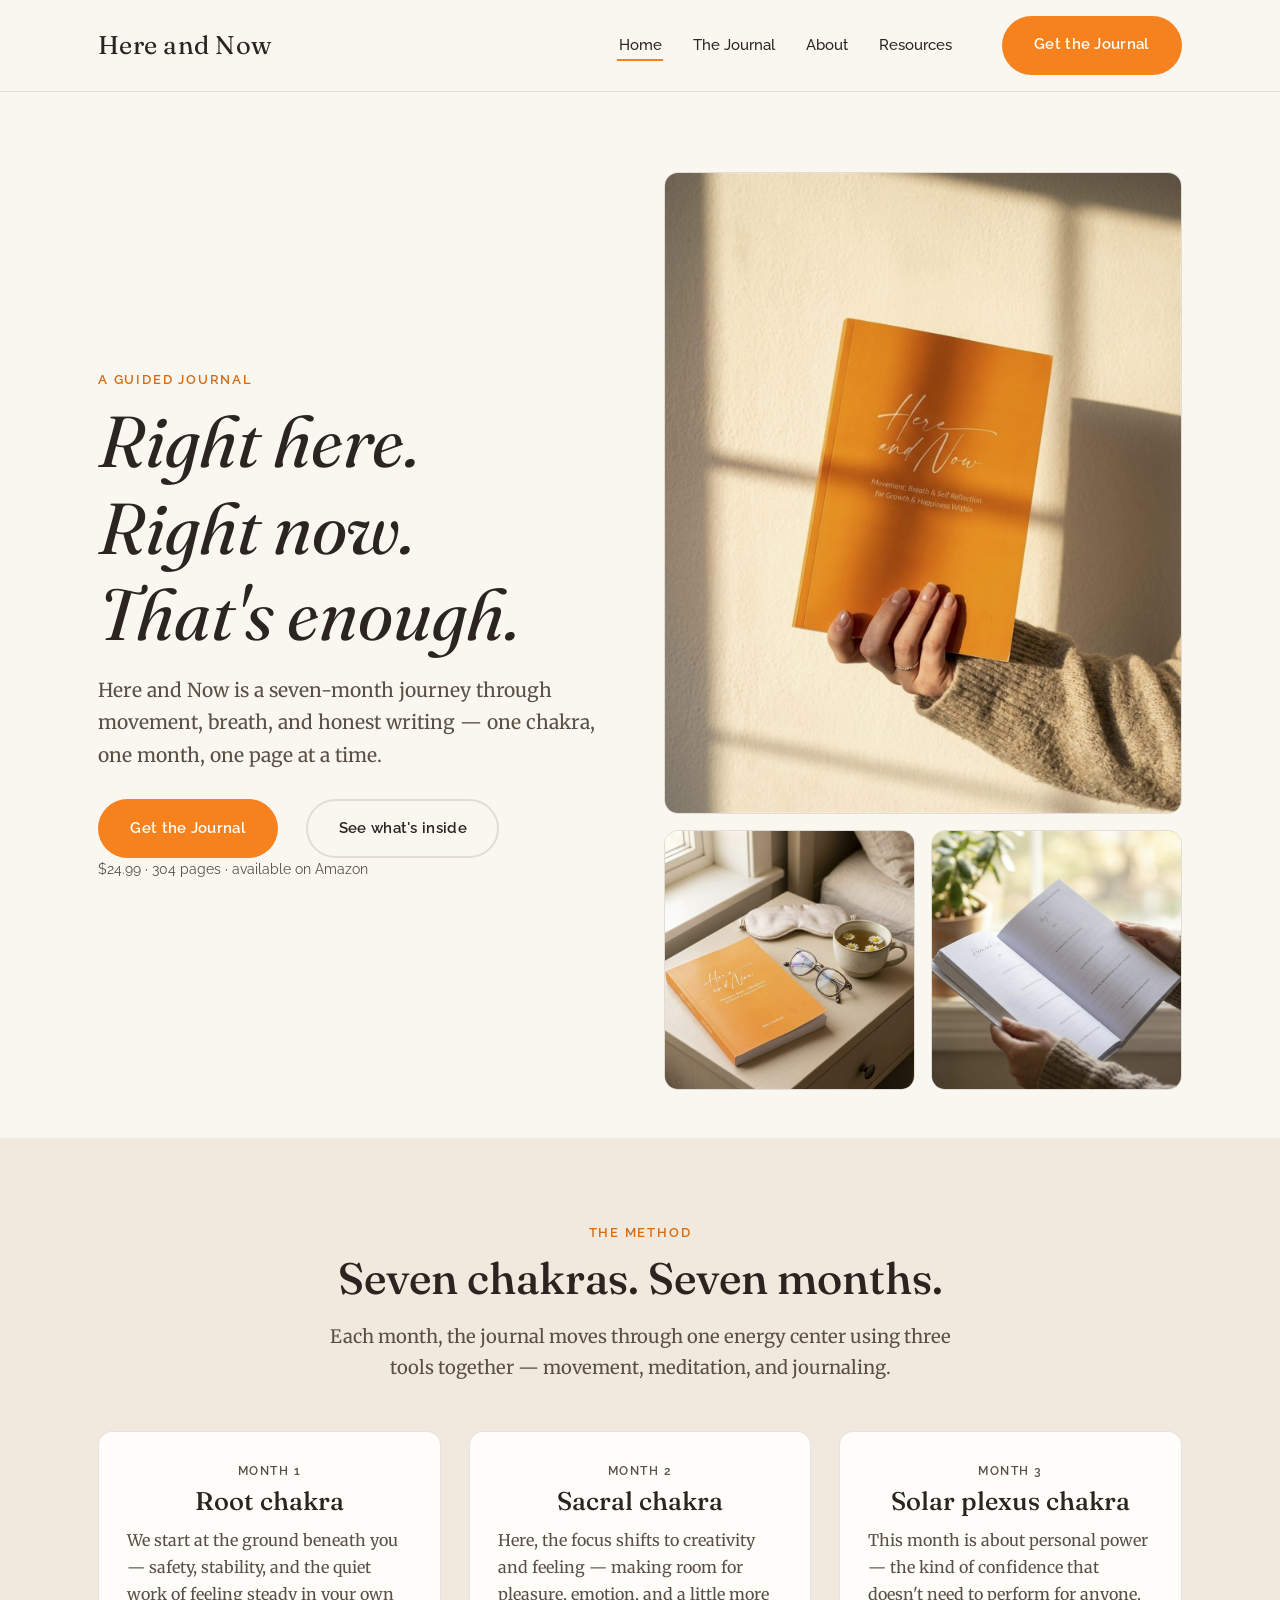
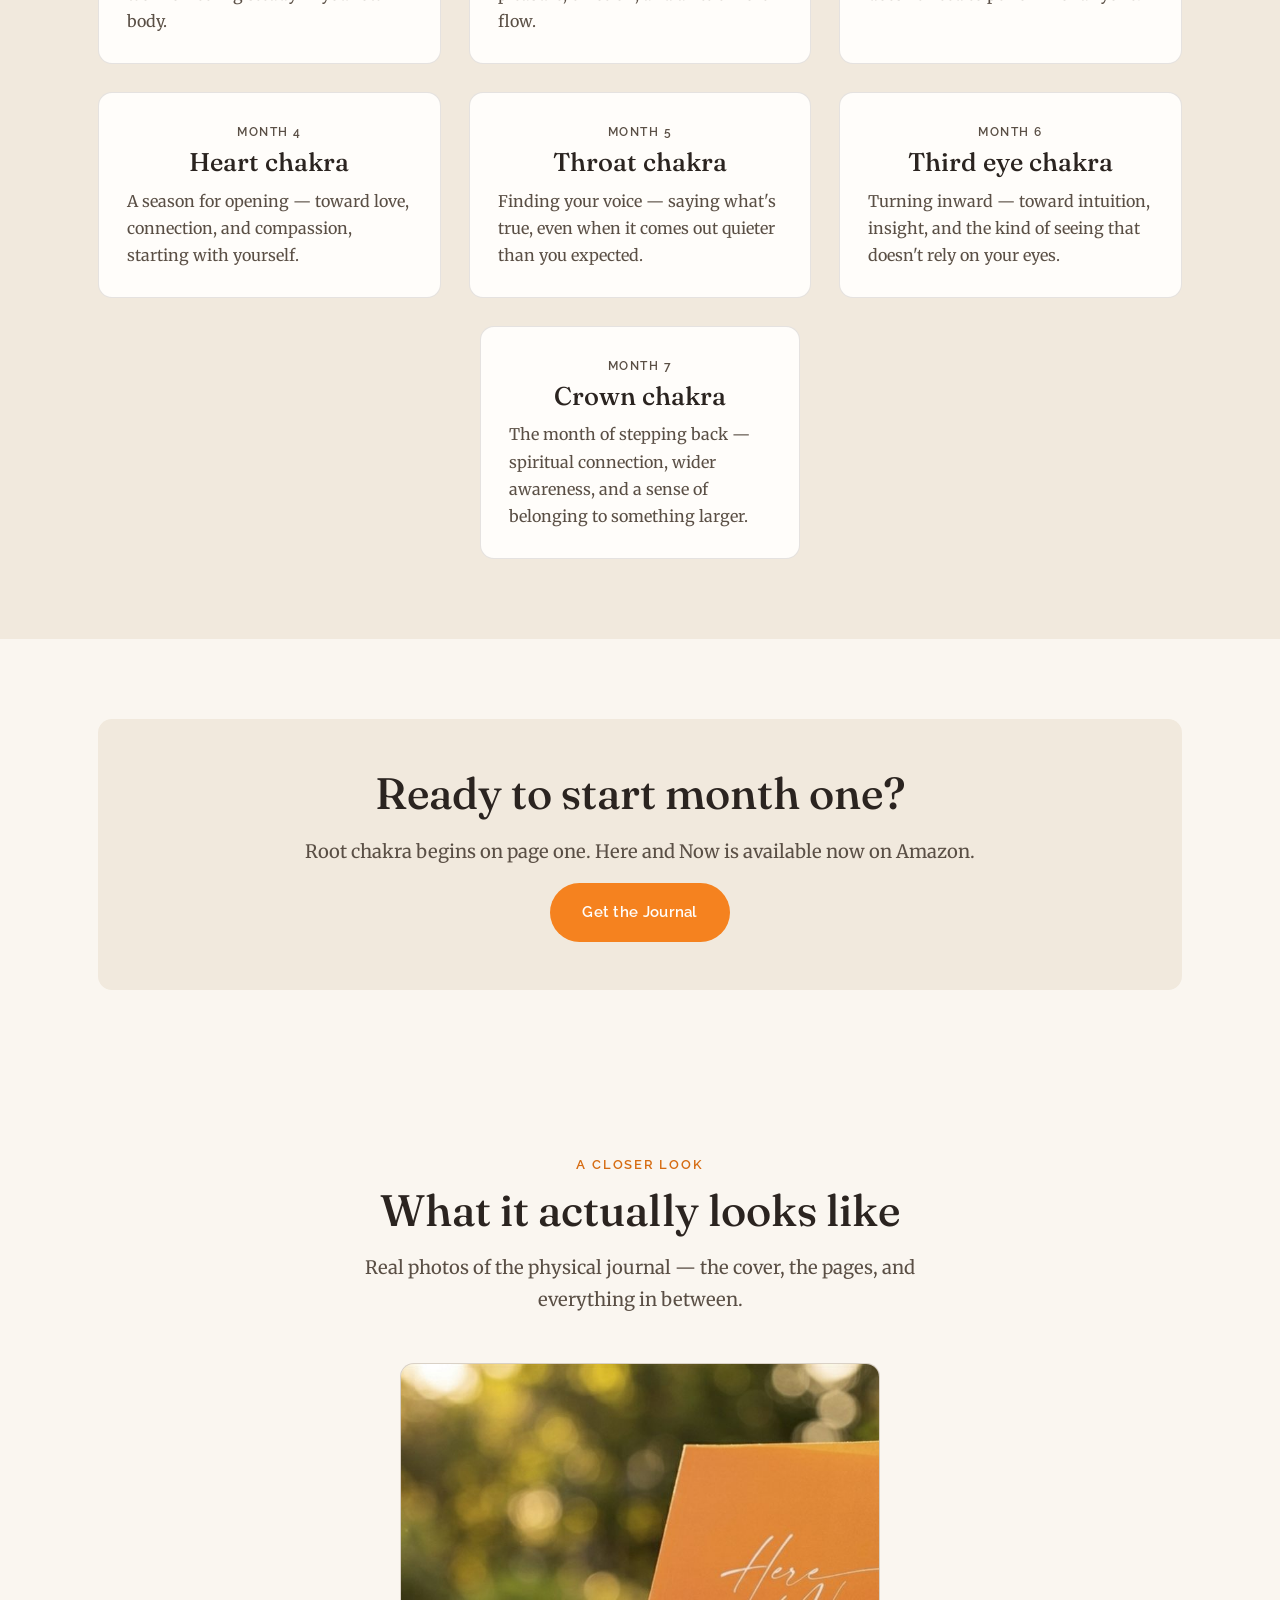
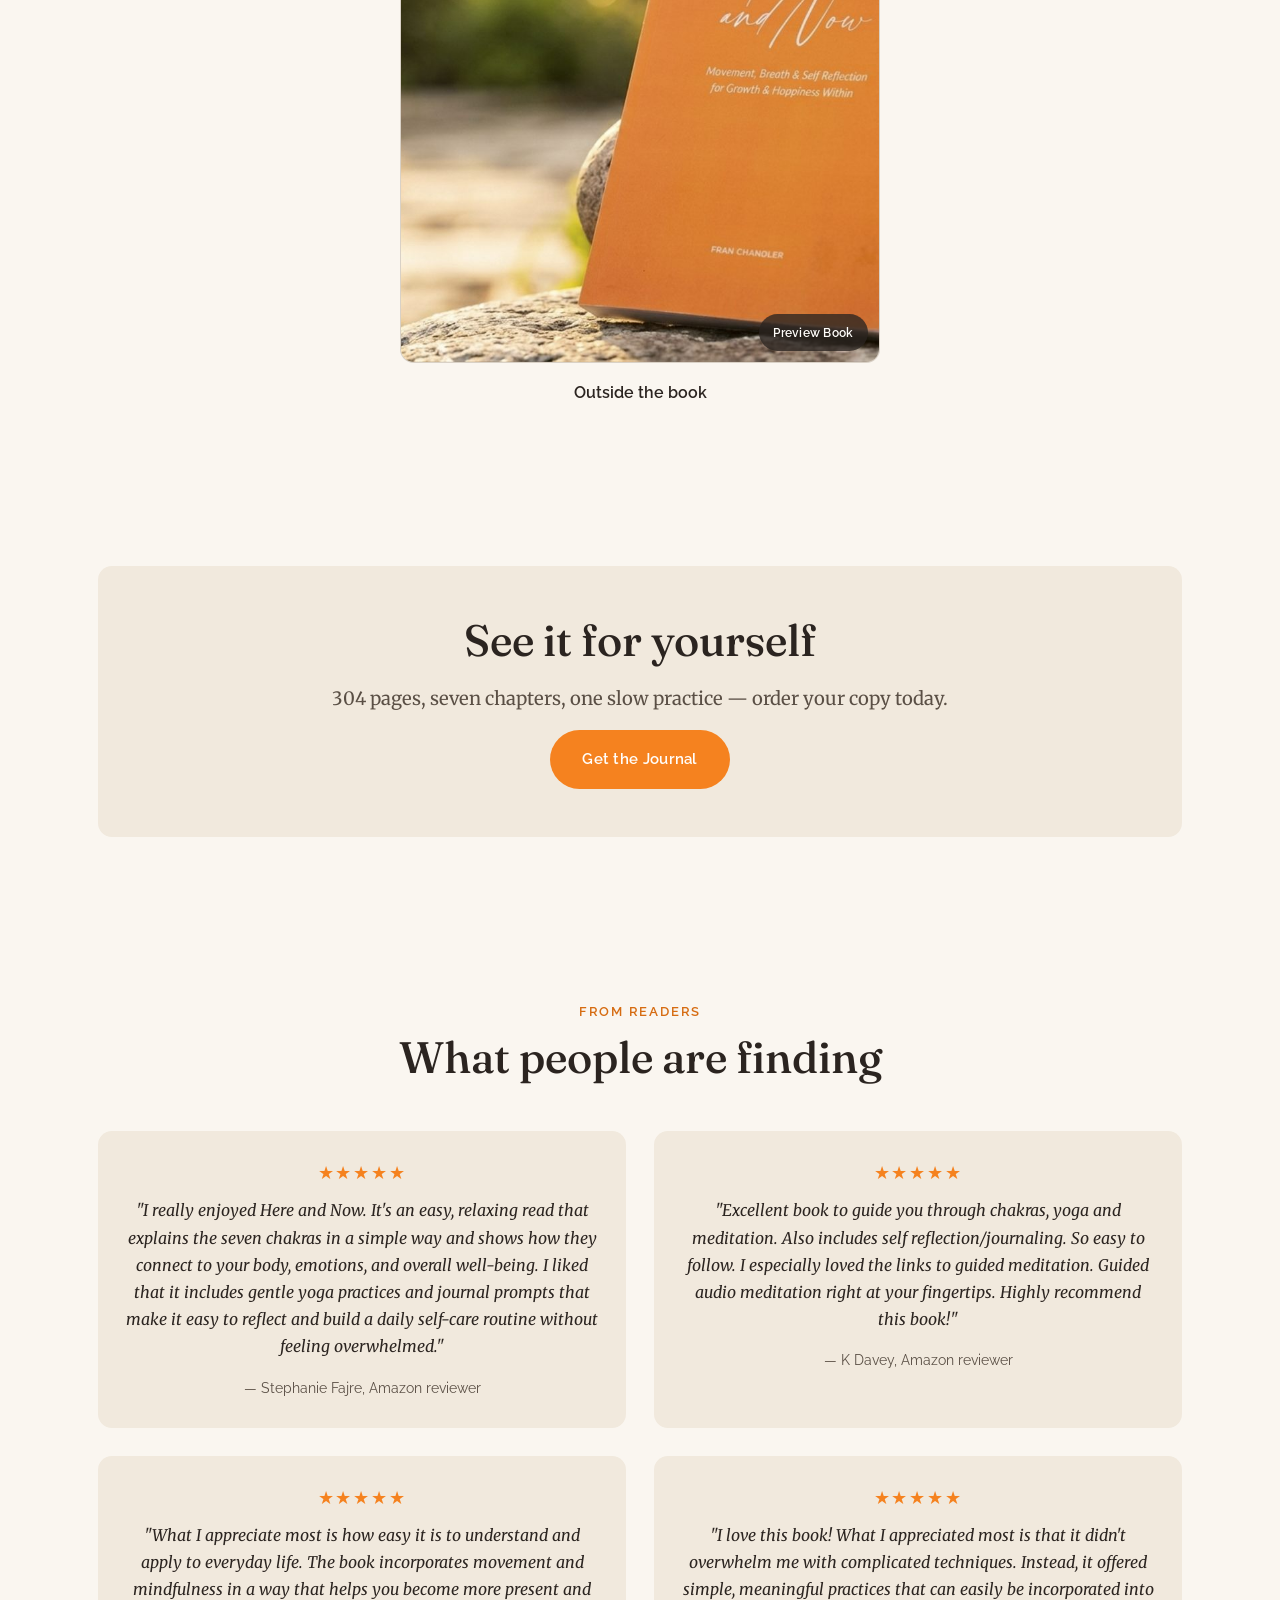
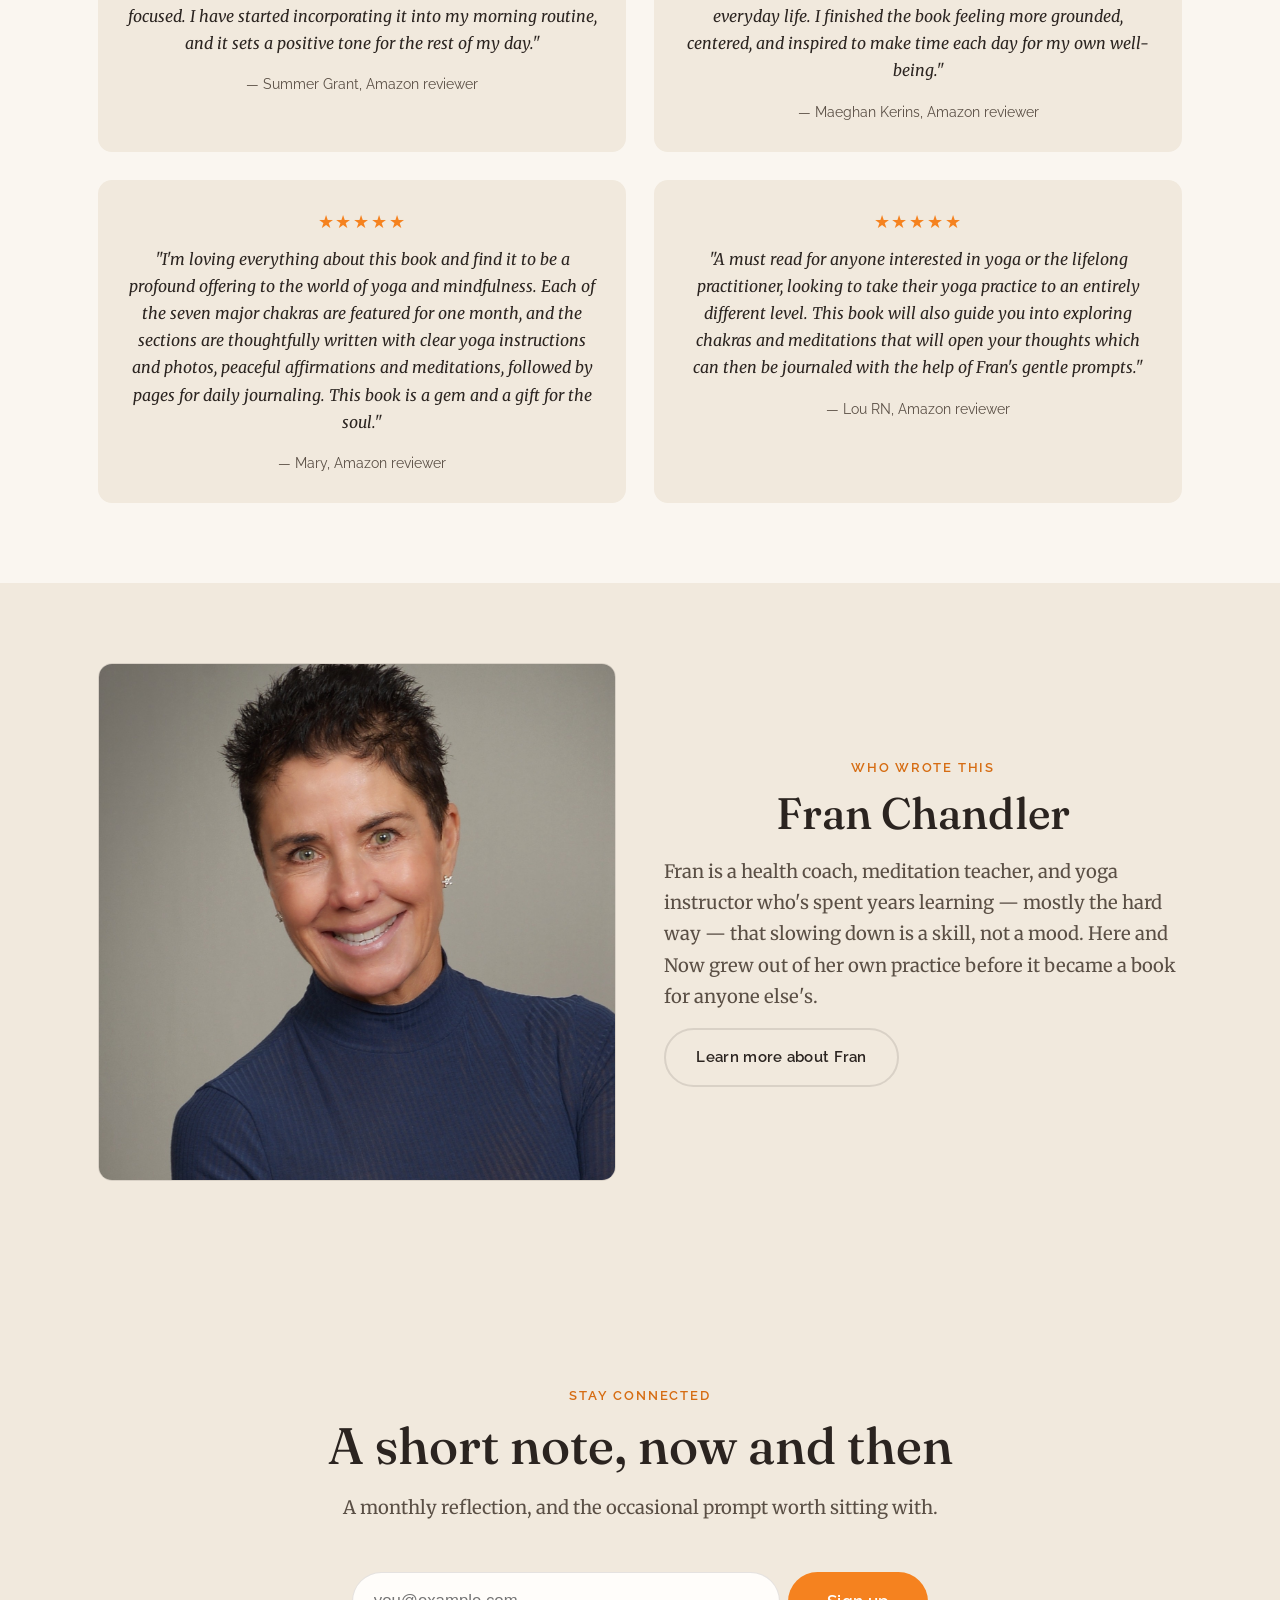
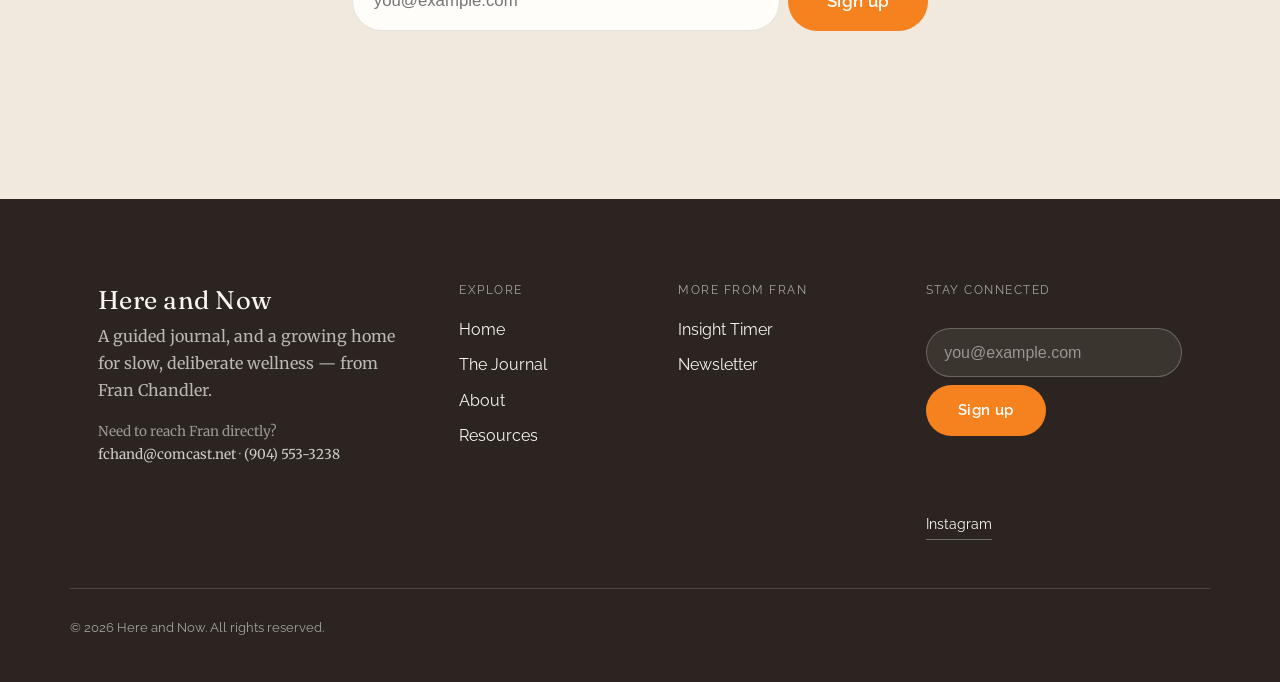
<file: index.html>
<!DOCTYPE html>
<html lang="en">
<head>
  <meta charset="UTF-8" />
  <meta name="viewport" content="width=device-width, initial-scale=1.0" />
  <title>Here and Now — a guided journal for slowing down</title>
  <meta name="description" content="Here and Now is a seven-month guided journal by Fran Chandler, pairing gentle yoga, meditation, and journaling prompts across the seven chakras." />
  <link rel="canonical" href="https://here-and-now.davischandler46.workers.dev/" />

  <link rel="icon" type="image/svg+xml" href="images/favicon.svg" />
  <link rel="alternate icon" href="images/favicon.svg" />
  <meta name="theme-color" content="#FAF6F0" />

  <meta property="og:type" content="website" />
  <meta property="og:site_name" content="Here and Now" />
  <meta property="og:title" content="Here and Now — a guided journal for slowing down" />
  <meta property="og:description" content="A seven-month guided journal by Fran Chandler, pairing gentle yoga, meditation, and journaling prompts across the seven chakras." />
  <meta property="og:url" content="https://here-and-now.davischandler46.workers.dev/" />
  <meta property="og:image" content="https://here-and-now.davischandler46.workers.dev/images/book/book-nightstand.jpg" />
  <meta name="twitter:card" content="summary_large_image" />
  <meta name="twitter:title" content="Here and Now — a guided journal for slowing down" />
  <meta name="twitter:description" content="A seven-month guided journal by Fran Chandler, pairing gentle yoga, meditation, and journaling prompts across the seven chakras." />
  <meta name="twitter:image" content="https://here-and-now.davischandler46.workers.dev/images/book/book-nightstand.jpg" />

  <link rel="preconnect" href="https://fonts.googleapis.com" />
  <link rel="preconnect" href="https://fonts.gstatic.com" crossorigin />
  <link href="https://fonts.googleapis.com/css2?family=Fraunces:ital,opsz,wght@0,9..144,300;0,9..144,500;1,9..144,400;1,9..144,600&family=Merriweather:ital,wght@0,300;0,400;0,700;1,400&family=Raleway:wght@400;500;600;700&display=swap" rel="stylesheet" />

  <link rel="stylesheet" href="css/style.css" />
</head>
<body>

  <a class="skip-link" href="#main">Skip to content</a>

  <!-- ============ HEADER / NAV ============ -->
  <header class="site-header">
    <div class="container header-inner">
      <a href="index.html" class="logo">Here and Now</a>

      <nav class="site-nav" id="site-nav" aria-label="Primary">
        <ul class="nav-links">
          <li><a href="index.html" aria-current="page">Home</a></li>
          <li><a href="journal.html">The Journal</a></li>
          <li><a href="about.html">About</a></li>
          <li><a href="additional.html">Resources</a></li>
        </ul>
        <a href="https://www.amazon.com/dp/B0H22KL5VK" class="btn btn-accent nav-cta" target="_blank" rel="noopener noreferrer">Get the Journal</a>
      </nav>

      <button class="nav-toggle" id="nav-toggle" aria-expanded="false" aria-controls="site-nav" aria-label="Toggle menu">
        <span></span><span></span><span></span>
      </button>
    </div>
  </header>

  <main id="main">

    <!-- ============ HERO ============
    Three headline options for Fran to choose from before launch, all centered
    on presence / slowing down / the "here and now" idea:
    1. "Right here. Right now. That's enough."
    2. "Slow down. This moment is already yours."
    3. "Before the next thing, there's this one."
    Using option 1 as the working default below.
    -->
    <section class="hero">
      <div class="container hero-grid">
        <div class="hero-copy">
          <p class="eyebrow">A guided journal</p>
          <h1 class="hero-title">Right here.<br />Right now.<br />That's enough.</h1>
          <p class="hero-subhead">Here and Now is a seven-month journey through movement, breath, and honest writing — one chakra, one month, one page at a time.</p>
          <div class="hero-actions">
            <a href="https://www.amazon.com/dp/B0H22KL5VK" class="btn btn-accent" target="_blank" rel="noopener noreferrer">Get the Journal</a>
            <a href="journal.html" class="btn btn-outline">See what's inside</a>
          </div>
          <p class="hero-note">$24.99 · 304 pages · available on Amazon</p>
        </div>
        <div class="journal-gallery">
          <div class="photo-frame tall journal-gallery-main">
            <img class="photo" src="images/book/book-sunlit-hand.jpg" alt="A hand holding Here and Now against a warm, sunlit wall" loading="lazy" width="1289" height="1600" />
          </div>
          <div class="photo-frame">
            <img class="photo" src="images/book/book-nightstand.jpg" alt="Here and Now resting on a bedside table beside a cup of tea and glasses, ready for a quiet morning" loading="lazy" width="1600" height="893" />
          </div>
          <div class="photo-frame">
            <img class="photo" src="images/book/book-reading-window.jpg" alt="A woman reading Here and Now beside a sunlit window" loading="lazy" width="1600" height="893" />
          </div>
        </div>
      </div>
    </section>

    <!-- ============ WHAT'S INSIDE / METHOD ============ -->
    <section class="section section-alt reveal">
      <div class="container">
        <div class="section-head center">
          <p class="eyebrow">The method</p>
          <h2>Seven chakras. Seven months.</h2>
          <p class="section-lede">Each month, the journal moves through one energy center using three tools together — movement, meditation, and journaling.</p>
        </div>
        <div class="method-grid">
          <div class="method-card">
            <p class="method-month">Month 1</p>
            <h3>Root chakra</h3>
            <p>We start at the ground beneath you — safety, stability, and the quiet work of feeling steady in your own body.</p>
          </div>
          <div class="method-card">
            <p class="method-month">Month 2</p>
            <h3>Sacral chakra</h3>
            <p>Here, the focus shifts to creativity and feeling — making room for pleasure, emotion, and a little more flow.</p>
          </div>
          <div class="method-card">
            <p class="method-month">Month 3</p>
            <h3>Solar plexus chakra</h3>
            <p>This month is about personal power — the kind of confidence that doesn't need to perform for anyone.</p>
          </div>
          <div class="method-card">
            <p class="method-month">Month 4</p>
            <h3>Heart chakra</h3>
            <p>A season for opening — toward love, connection, and compassion, starting with yourself.</p>
          </div>
          <div class="method-card">
            <p class="method-month">Month 5</p>
            <h3>Throat chakra</h3>
            <p>Finding your voice — saying what's true, even when it comes out quieter than you expected.</p>
          </div>
          <div class="method-card">
            <p class="method-month">Month 6</p>
            <h3>Third eye chakra</h3>
            <p>Turning inward — toward intuition, insight, and the kind of seeing that doesn't rely on your eyes.</p>
          </div>
          <div class="method-card">
            <p class="method-month">Month 7</p>
            <h3>Crown chakra</h3>
            <p>The month of stepping back — spiritual connection, wider awareness, and a sense of belonging to something larger.</p>
          </div>
        </div>
      </div>
    </section>

    <!-- ============ CTA: BUY THE BOOK (after chakras) ============ -->
    <section class="section reveal">
      <div class="container">
        <div class="cta-band">
          <h2>Ready to start month one?</h2>
          <p class="section-lede" style="margin-left:auto;margin-right:auto;">Root chakra begins on page one. Here and Now is available now on Amazon.</p>
          <a href="https://www.amazon.com/dp/B0H22KL5VK" class="btn btn-accent" target="_blank" rel="noopener noreferrer">Get the Journal</a>
        </div>
      </div>
    </section>

    <!-- ============ PHOTO GALLERY / A CLOSER LOOK ============ -->
    <section class="section reveal">
      <div class="container">
        <div class="section-head center">
          <p class="eyebrow">A closer look</p>
          <h2>What it actually looks like</h2>
          <p class="section-lede">Real photos of the physical journal — the cover, the pages, and everything in between.</p>
        </div>
        <div class="gallery-cards gallery-cards-single">
          <div class="gallery-card" data-gallery data-autoplay-interval="2000">
            <div class="gallery-card-viewport" tabindex="0" role="group" aria-label="Photos of the outside of Here and Now">
              <div class="gallery-slide is-active">
                <div class="gallery-slide-inner"><img src="images/book/book-flatlay-eucalyptus.jpg" alt="Here and Now styled on linen with dried eucalyptus and a small wooden timer" loading="lazy" /></div>
              </div>
              <div class="gallery-slide">
                <div class="gallery-slide-inner"><img src="images/book/book-garden-path.jpg" alt="Here and Now propped on a stone along a garden path at golden hour" loading="lazy" /></div>
              </div>
              <div class="gallery-slide">
                <div class="gallery-slide-inner"><img src="images/book/book-meditation-corner.jpg" alt="Here and Now leaning against a woven pouf beside a singing bowl and mala beads" loading="lazy" /></div>
              </div>
              <div class="gallery-slide">
                <div class="gallery-slide-inner"><img src="images/book/book-succulent.jpg" alt="Here and Now styled on a shelf beside a small succulent and stacked notebooks" loading="lazy" /></div>
              </div>
              <div class="gallery-slide">
                <div class="gallery-slide-inner"><img src="images/book/book-sunlit-hand.jpg" alt="A hand holding Here and Now against a warm, sunlit wall" loading="lazy" /></div>
              </div>
              <div class="gallery-slide">
                <div class="gallery-slide-inner"><img src="images/book/book-nightstand.jpg" alt="Here and Now resting on a bedside table beside a cup of tea and glasses" loading="lazy" /></div>
              </div>
              <div class="gallery-slide">
                <div class="gallery-slide-inner"><img src="images/book/book-reading-window.jpg" alt="A woman reading Here and Now beside a sunlit window" loading="lazy" /></div>
              </div>
              <div class="gallery-slide">
                <div class="gallery-slide-inner"><img src="images/book/book-yoga-mat.jpg" alt="Here and Now standing on a table beside a rolled yoga mat and a mug that reads breathe" loading="lazy" /></div>
              </div>
              <div class="gallery-slide">
                <div class="gallery-slide-inner"><img src="images/book/book-page-turn.jpg" alt="A hand turning a page of Here and Now while seated" loading="lazy" /></div>
              </div>
              <button type="button" class="gallery-arrow gallery-arrow-prev" data-gallery-prev aria-label="Previous photo">&#8249;</button>
              <button type="button" class="gallery-arrow gallery-arrow-next" data-gallery-next aria-label="Next photo">&#8250;</button>
              <a class="gallery-more-btn" href="https://read.amazon.com/sample/B0H22KL5VK?clientId=share" target="_blank" rel="noopener noreferrer">Preview Book</a>
            </div>
            <p class="gallery-card-title">Outside the book</p>
          </div>
        </div>
      </div>
    </section>

    <!-- ============ SHARED PHOTO LIGHTBOX ============ -->
    <div class="gallery-lightbox" data-gallery-lightbox hidden>
      <button type="button" class="gallery-lightbox-back" data-gallery-lightbox-close aria-label="Back">&#8592; Back</button>
      <button type="button" class="gallery-arrow gallery-arrow-prev" data-gallery-lightbox-prev aria-label="Previous photo">&#8249;</button>
      <div class="gallery-lightbox-stage" data-gallery-lightbox-stage></div>
      <button type="button" class="gallery-arrow gallery-arrow-next" data-gallery-lightbox-next aria-label="Next photo">&#8250;</button>
    </div>

    <!-- ============ CTA: BUY THE BOOK (between photos and reviews) ============ -->
    <section class="section reveal">
      <div class="container">
        <div class="cta-band">
          <h2>See it for yourself</h2>
          <p class="section-lede" style="margin-left:auto;margin-right:auto;">304 pages, seven chapters, one slow practice — order your copy today.</p>
          <a href="https://www.amazon.com/dp/B0H22KL5VK" class="btn btn-accent" target="_blank" rel="noopener noreferrer">Get the Journal</a>
        </div>
      </div>
    </section>

    <!-- ============ TESTIMONIALS ============ -->
    <section class="section reveal">
      <div class="container">
        <div class="section-head center">
          <p class="eyebrow">From readers</p>
          <h2>What people are finding</h2>
        </div>
        <div class="testimonial-grid">
          <div class="testimonial-card">
            <span class="stars" aria-hidden="true">★★★★★</span>
            <blockquote>"I really enjoyed Here and Now. It's an easy, relaxing read that explains the seven chakras in a simple way and shows how they connect to your body, emotions, and overall well-being. I liked that it includes gentle yoga practices and journal prompts that make it easy to reflect and build a daily self-care routine without feeling overwhelmed."</blockquote>
            <cite>— Stephanie Fajre, Amazon reviewer</cite>
          </div>
          <div class="testimonial-card">
            <span class="stars" aria-hidden="true">★★★★★</span>
            <blockquote>"Excellent book to guide you through chakras, yoga and meditation. Also includes self reflection/journaling. So easy to follow. I especially loved the links to guided meditation. Guided audio meditation right at your fingertips. Highly recommend this book!"</blockquote>
            <cite>— K Davey, Amazon reviewer</cite>
          </div>
          <div class="testimonial-card">
            <span class="stars" aria-hidden="true">★★★★★</span>
            <blockquote>"What I appreciate most is how easy it is to understand and apply to everyday life. The book incorporates movement and mindfulness in a way that helps you become more present and focused. I have started incorporating it into my morning routine, and it sets a positive tone for the rest of my day."</blockquote>
            <cite>— Summer Grant, Amazon reviewer</cite>
          </div>
          <div class="testimonial-card">
            <span class="stars" aria-hidden="true">★★★★★</span>
            <blockquote>"I love this book! What I appreciated most is that it didn't overwhelm me with complicated techniques. Instead, it offered simple, meaningful practices that can easily be incorporated into everyday life. I finished the book feeling more grounded, centered, and inspired to make time each day for my own well-being."</blockquote>
            <cite>— Maeghan Kerins, Amazon reviewer</cite>
          </div>
          <div class="testimonial-card">
            <span class="stars" aria-hidden="true">★★★★★</span>
            <blockquote>"I'm loving everything about this book and find it to be a profound offering to the world of yoga and mindfulness. Each of the seven major chakras are featured for one month, and the sections are thoughtfully written with clear yoga instructions and photos, peaceful affirmations and meditations, followed by pages for daily journaling. This book is a gem and a gift for the soul."</blockquote>
            <cite>— Mary, Amazon reviewer</cite>
          </div>
          <div class="testimonial-card">
            <span class="stars" aria-hidden="true">★★★★★</span>
            <blockquote>"A must read for anyone interested in yoga or the lifelong practitioner, looking to take their yoga practice to an entirely different level. This book will also guide you into exploring chakras and meditations that will open your thoughts which can then be journaled with the help of Fran's gentle prompts."</blockquote>
            <cite>— Lou RN, Amazon reviewer</cite>
          </div>
        </div>
      </div>
    </section>

    <!-- ============ ABOUT TEASER ============ -->
    <section class="section section-alt reveal">
      <div class="container about-teaser">
        <div class="photo-frame square">
          <img class="photo" src="images/fran-headshot.jpg" alt="Portrait of Fran Chandler" loading="lazy" />
        </div>
        <div>
          <p class="eyebrow center-inline">Who wrote this</p>
          <h2 class="center-inline">Fran Chandler</h2>
          <p class="section-lede">Fran is a health coach, meditation teacher, and yoga instructor who's spent years learning — mostly the hard way — that slowing down is a skill, not a mood. Here and Now grew out of her own practice before it became a book for anyone else's.</p>
          <a href="about.html" class="btn btn-outline center-inline">Learn more about Fran</a>
        </div>
      </div>
    </section>

    <!-- ============ NEWSLETTER ============ -->
    <!-- TODO: connect this form to actual email platform once chosen (Mailchimp/ConvertKit/etc. — platform not yet decided) -->
    <section class="newsletter newsletter-full reveal">
      <div class="newsletter-inner">
        <p class="eyebrow">Stay connected</p>
        <h2>A short note, now and then</h2>
        <p class="section-lede" style="margin-left:auto;margin-right:auto;">A monthly reflection, and the occasional prompt worth sitting with.</p>
        <form class="newsletter-form" data-newsletter-form>
          <label for="newsletter-email-home" class="visually-hidden">Email address</label>
          <input type="email" id="newsletter-email-home" name="email" placeholder="you@example.com" required autocomplete="email" />
          <button type="submit" class="btn btn-accent">Sign up</button>
        </form>
        <p class="newsletter-status" data-newsletter-status aria-live="polite"></p>
      </div>
    </section>

  </main>

  <!-- ============ FOOTER ============ -->
  <footer class="site-footer">
    <div class="container footer-inner">
      <div class="footer-brand">
        <a href="index.html" class="logo">Here and Now</a>
        <p class="footer-tagline">A guided journal, and a growing home for slow, deliberate wellness — from Fran Chandler.</p>
        <p class="footer-contact">Need to reach Fran directly? <a href="mailto:fchand@comcast.net">fchand@comcast.net</a> · <a href="tel:+19045533238">(904) 553-3238</a></p>
      </div>
      <nav class="footer-nav" aria-label="Footer">
        <p class="footer-label">Explore</p>
        <ul>
          <li><a href="index.html">Home</a></li>
          <li><a href="journal.html">The Journal</a></li>
          <li><a href="about.html">About</a></li>
          <li><a href="additional.html">Resources</a></li>
        </ul>
      </nav>
      <div class="footer-more">
        <p class="footer-label">More from Fran</p>
        <ul>
          <li><a href="https://insighttimer.com/FranChandler" target="_blank" rel="noopener noreferrer">Insight Timer</a></li>
          <li><a href="additional.html">Newsletter</a></li>
        </ul>
      </div>
      <div class="footer-connect">
        <p class="footer-label">Stay connected</p>
        <form class="newsletter-form" data-newsletter-form>
          <label for="newsletter-email-footer" class="visually-hidden">Email address</label>
          <input type="email" id="newsletter-email-footer" name="email" placeholder="you@example.com" required autocomplete="email" />
          <button type="submit" class="btn btn-accent">Sign up</button>
        </form>
        <p class="newsletter-status" data-newsletter-status aria-live="polite"></p>
        <a class="footer-social" href="https://instagram.com/hereandnow.brand" target="_blank" rel="noopener noreferrer">Instagram</a>
      </div>
    </div>
    <div class="container footer-bottom">
      <p>&copy; <span data-current-year>2026</span> Here and Now. All rights reserved.</p>
    </div>
  </footer>

  <script src="js/main.js"></script>
</body>
</html>
</file>
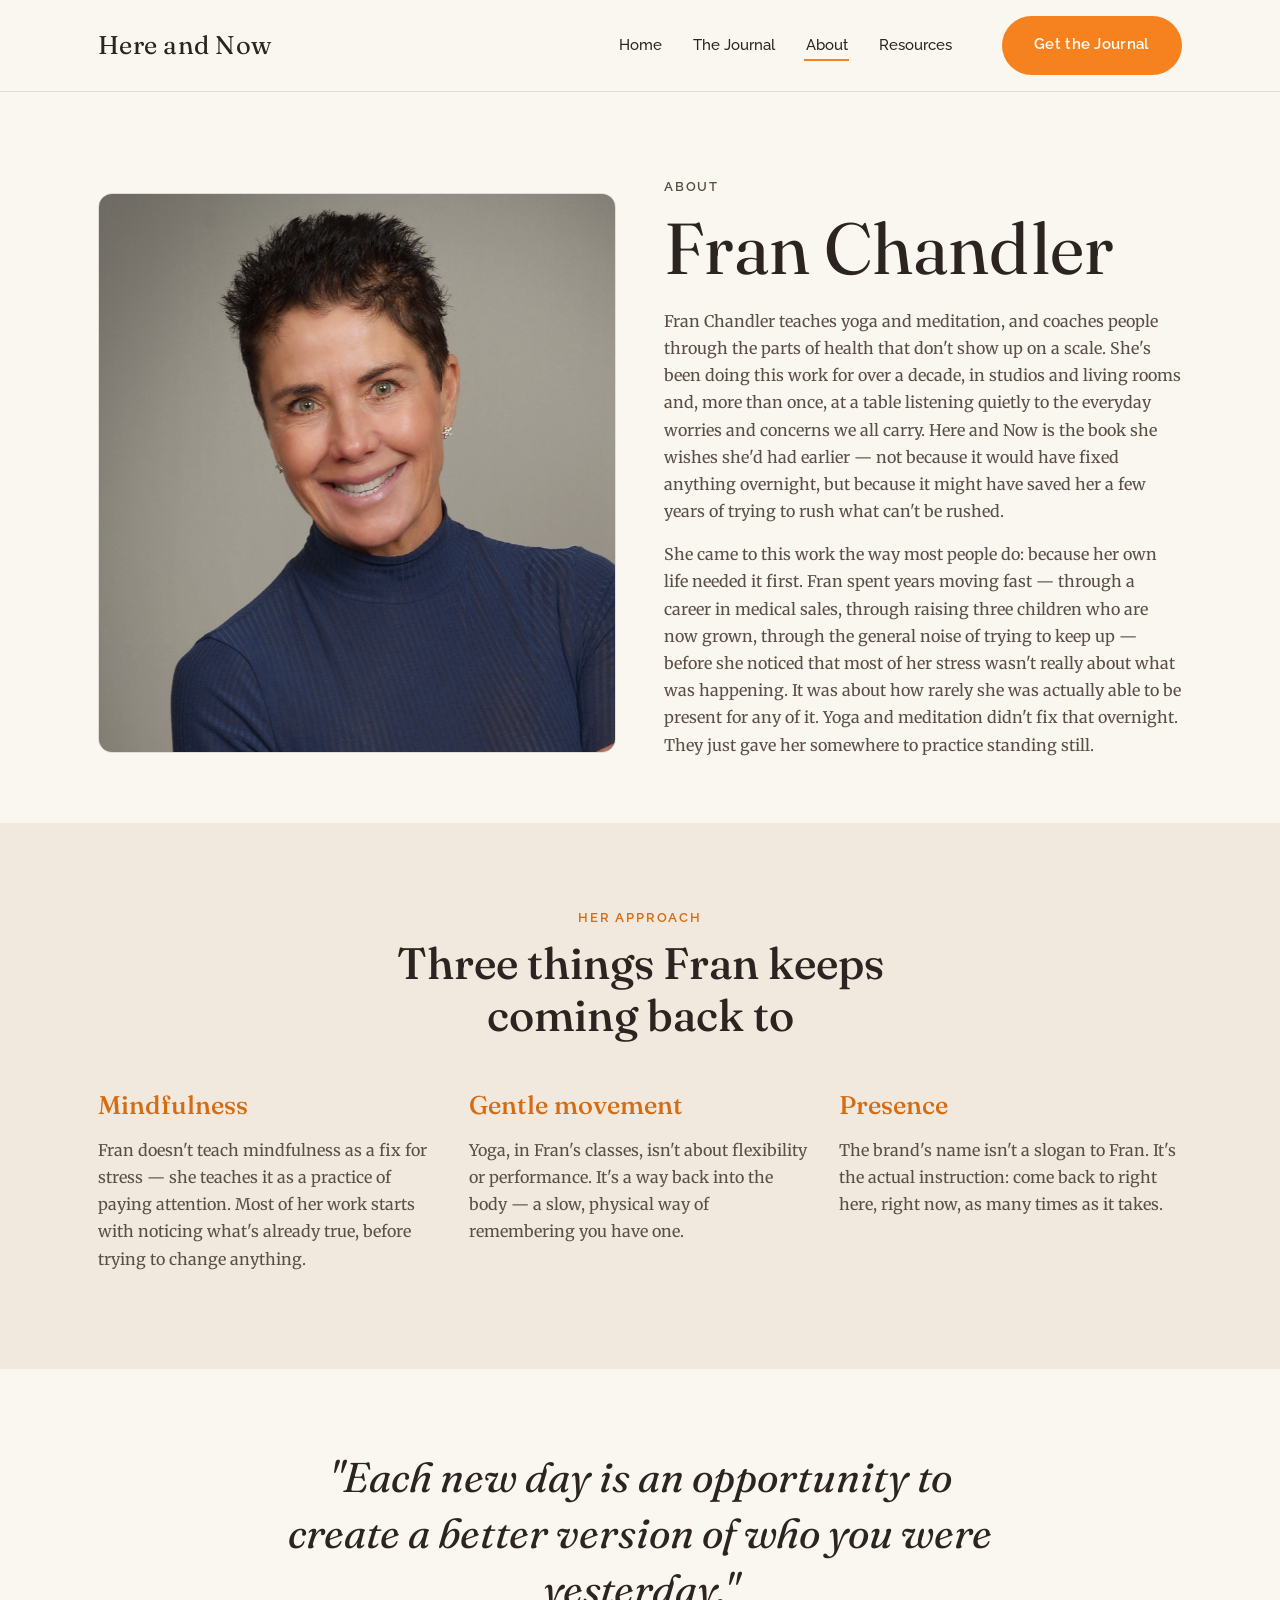
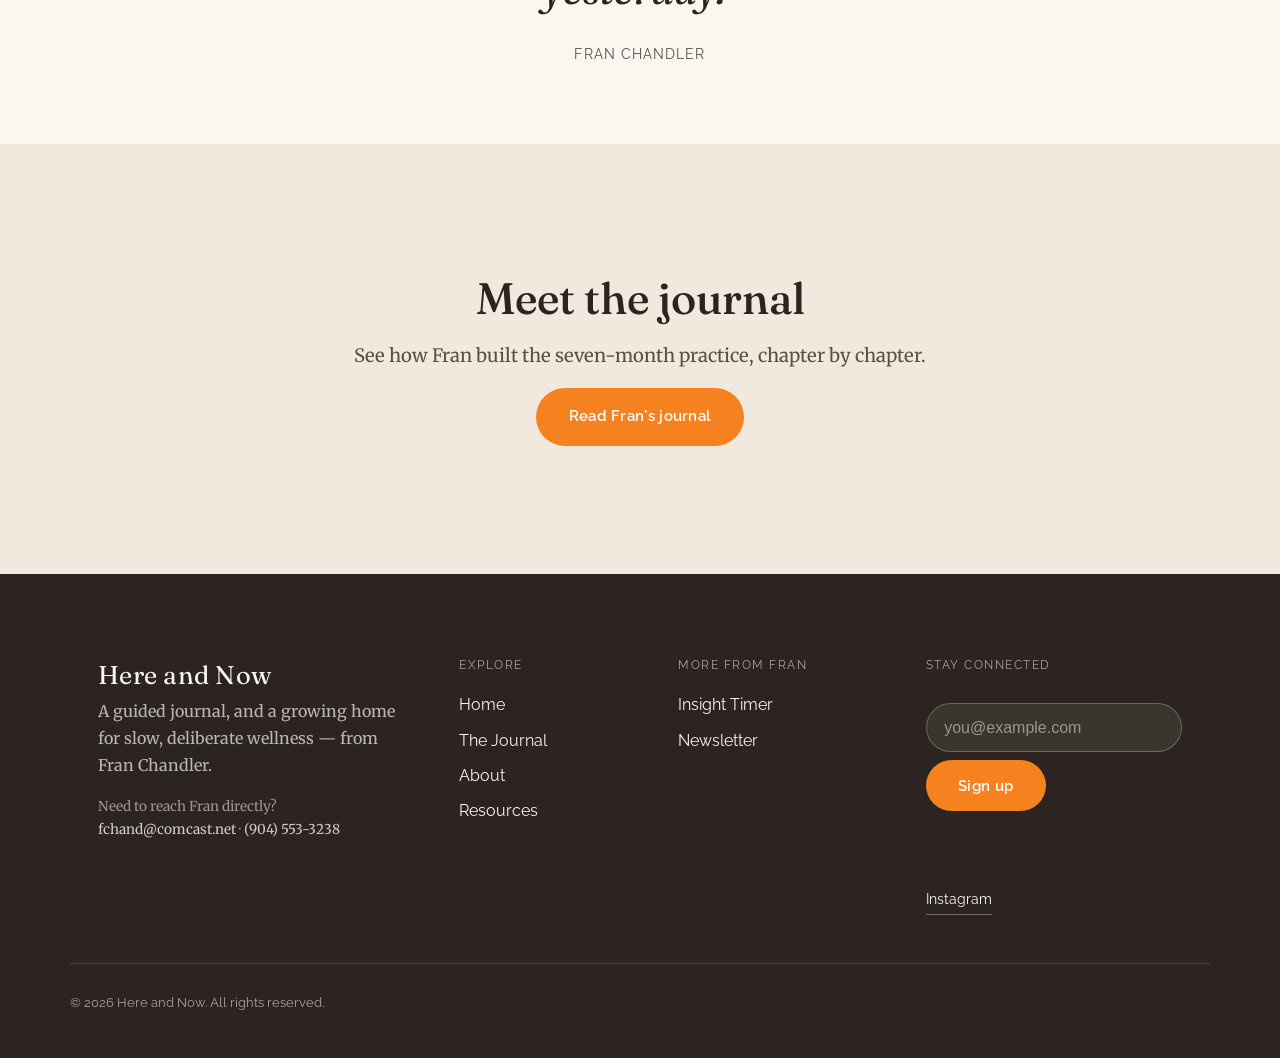
<file: about.html>
<!DOCTYPE html>
<html lang="en">
<head>
  <meta charset="UTF-8" />
  <meta name="viewport" content="width=device-width, initial-scale=1.0" />
  <title>About Fran — Here and Now</title>
  <meta name="description" content="Fran Chandler is a health coach, meditation teacher, and yoga instructor, and the author of Here and Now." />
  <link rel="canonical" href="https://here-and-now.davischandler46.workers.dev/about" />

  <link rel="icon" type="image/svg+xml" href="images/favicon.svg" />
  <link rel="alternate icon" href="images/favicon.svg" />
  <meta name="theme-color" content="#FAF6F0" />

  <!-- Social sharing image reuses the site's approved Pexels filler photo — swap for a real portrait once photography is ready -->
  <meta property="og:type" content="profile" />
  <meta property="og:site_name" content="Here and Now" />
  <meta property="og:title" content="About Fran — Here and Now" />
  <meta property="og:description" content="Fran Chandler is a health coach, meditation teacher, and yoga instructor, and the author of Here and Now." />
  <meta property="og:url" content="https://here-and-now.davischandler46.workers.dev/about" />
  <meta property="og:image" content="https://images.pexels.com/photos/28699945/pexels-photo-28699945.jpeg?auto=compress&cs=tinysrgb&w=1200&h=630&dpr=1" />
  <meta name="twitter:card" content="summary_large_image" />
  <meta name="twitter:title" content="About Fran — Here and Now" />
  <meta name="twitter:description" content="Fran Chandler is a health coach, meditation teacher, and yoga instructor, and the author of Here and Now." />
  <meta name="twitter:image" content="https://images.pexels.com/photos/28699945/pexels-photo-28699945.jpeg?auto=compress&cs=tinysrgb&w=1200&h=630&dpr=1" />

  <link rel="preconnect" href="https://fonts.googleapis.com" />
  <link rel="preconnect" href="https://fonts.gstatic.com" crossorigin />
  <link href="https://fonts.googleapis.com/css2?family=Fraunces:ital,opsz,wght@0,9..144,300;0,9..144,500;1,9..144,400;1,9..144,600&family=Merriweather:ital,wght@0,300;0,400;0,700;1,400&family=Raleway:wght@400;500;600;700&display=swap" rel="stylesheet" />

  <link rel="stylesheet" href="css/style.css" />
</head>
<body>

  <a class="skip-link" href="#main">Skip to content</a>

  <!-- ============ HEADER / NAV ============ -->
  <header class="site-header">
    <div class="container header-inner">
      <a href="index.html" class="logo">Here and Now</a>

      <nav class="site-nav" id="site-nav" aria-label="Primary">
        <ul class="nav-links">
          <li><a href="index.html">Home</a></li>
          <li><a href="journal.html">The Journal</a></li>
          <li><a href="about.html" aria-current="page">About</a></li>
          <li><a href="additional.html">Resources</a></li>
        </ul>
        <a href="https://www.amazon.com/dp/B0H22KL5VK" class="btn btn-accent nav-cta" target="_blank" rel="noopener noreferrer">Get the Journal</a>
      </nav>

      <button class="nav-toggle" id="nav-toggle" aria-expanded="false" aria-controls="site-nav" aria-label="Toggle menu">
        <span></span><span></span><span></span>
      </button>
    </div>
  </header>

  <main id="main">

    <!-- ============ ABOUT HERO / BIO ============ -->
    <section class="hero">
      <div class="container about-hero">
        <div class="photo-frame tall">
          <img class="photo" src="images/fran-headshot.jpg" alt="Portrait of Fran Chandler" loading="lazy" />
        </div>
        <div class="bio-copy">
          <p class="eyebrow">About</p>
          <h1>Fran Chandler</h1>
          <p>Fran Chandler teaches yoga and meditation, and coaches people through the parts of health that don't show up on a scale. She's been doing this work for over a decade, in studios and living rooms and, more than once, at a table listening quietly to the everyday worries and concerns we all carry. Here and Now is the book she wishes she'd had earlier — not because it would have fixed anything overnight, but because it might have saved her a few years of trying to rush what can't be rushed.</p>
          <p>She came to this work the way most people do: because her own life needed it first. Fran spent years moving fast — through a career in medical sales, through raising three children who are now grown, through the general noise of trying to keep up — before she noticed that most of her stress wasn't really about what was happening. It was about how rarely she was actually able to be present for any of it. Yoga and meditation didn't fix that overnight. They just gave her somewhere to practice standing still.</p>
        </div>
      </div>
    </section>

    <!-- ============ PHILOSOPHY ============ -->
    <section class="section section-alt reveal">
      <div class="container">
        <div class="section-head center">
          <p class="eyebrow">Her approach</p>
          <h2>Three things Fran keeps coming back to</h2>
        </div>
        <div class="philosophy-list">
          <div class="philosophy-item">
            <h3>Mindfulness</h3>
            <p>Fran doesn't teach mindfulness as a fix for stress — she teaches it as a practice of paying attention. Most of her work starts with noticing what's already true, before trying to change anything.</p>
          </div>
          <div class="philosophy-item">
            <h3>Gentle movement</h3>
            <p>Yoga, in Fran's classes, isn't about flexibility or performance. It's a way back into the body — a slow, physical way of remembering you have one.</p>
          </div>
          <div class="philosophy-item">
            <h3>Presence</h3>
            <p>The brand's name isn't a slogan to Fran. It's the actual instruction: come back to right here, right now, as many times as it takes.</p>
          </div>
        </div>
      </div>
    </section>

    <!-- ============ PULL QUOTE ============ -->
    <section class="section reveal">
      <div class="container">
        <blockquote class="pull-quote">
          "Each new day is an opportunity to create a better version of who you were yesterday."
          <cite>Fran Chandler</cite>
        </blockquote>
      </div>
    </section>

    <!-- ============ CLOSING CTA ============ -->
    <section class="section section-alt reveal">
      <div class="container">
        <div class="cta-band">
          <h2>Meet the journal</h2>
          <p class="section-lede" style="margin-left:auto;margin-right:auto;">See how Fran built the seven-month practice, chapter by chapter.</p>
          <a href="journal.html" class="btn btn-accent">Read Fran's journal</a>
        </div>
      </div>
    </section>

  </main>

  <!-- ============ FOOTER ============ -->
  <footer class="site-footer">
    <div class="container footer-inner">
      <div class="footer-brand">
        <a href="index.html" class="logo">Here and Now</a>
        <p class="footer-tagline">A guided journal, and a growing home for slow, deliberate wellness — from Fran Chandler.</p>
        <p class="footer-contact">Need to reach Fran directly? <a href="mailto:fchand@comcast.net">fchand@comcast.net</a> · <a href="tel:+19045533238">(904) 553-3238</a></p>
      </div>
      <nav class="footer-nav" aria-label="Footer">
        <p class="footer-label">Explore</p>
        <ul>
          <li><a href="index.html">Home</a></li>
          <li><a href="journal.html">The Journal</a></li>
          <li><a href="about.html">About</a></li>
          <li><a href="additional.html">Resources</a></li>
        </ul>
      </nav>
      <div class="footer-more">
        <p class="footer-label">More from Fran</p>
        <ul>
          <li><a href="https://insighttimer.com/FranChandler" target="_blank" rel="noopener noreferrer">Insight Timer</a></li>
          <li><a href="additional.html">Newsletter</a></li>
        </ul>
      </div>
      <div class="footer-connect">
        <p class="footer-label">Stay connected</p>
        <form class="newsletter-form" data-newsletter-form>
          <label for="newsletter-email-footer" class="visually-hidden">Email address</label>
          <input type="email" id="newsletter-email-footer" name="email" placeholder="you@example.com" required autocomplete="email" />
          <button type="submit" class="btn btn-accent">Sign up</button>
        </form>
        <p class="newsletter-status" data-newsletter-status aria-live="polite"></p>
        <a class="footer-social" href="https://instagram.com/hereandnow.brand" target="_blank" rel="noopener noreferrer">Instagram</a>
      </div>
    </div>
    <div class="container footer-bottom">
      <p>&copy; <span data-current-year>2026</span> Here and Now. All rights reserved.</p>
    </div>
  </footer>

  <script src="js/main.js"></script>
</body>
</html>
</file>
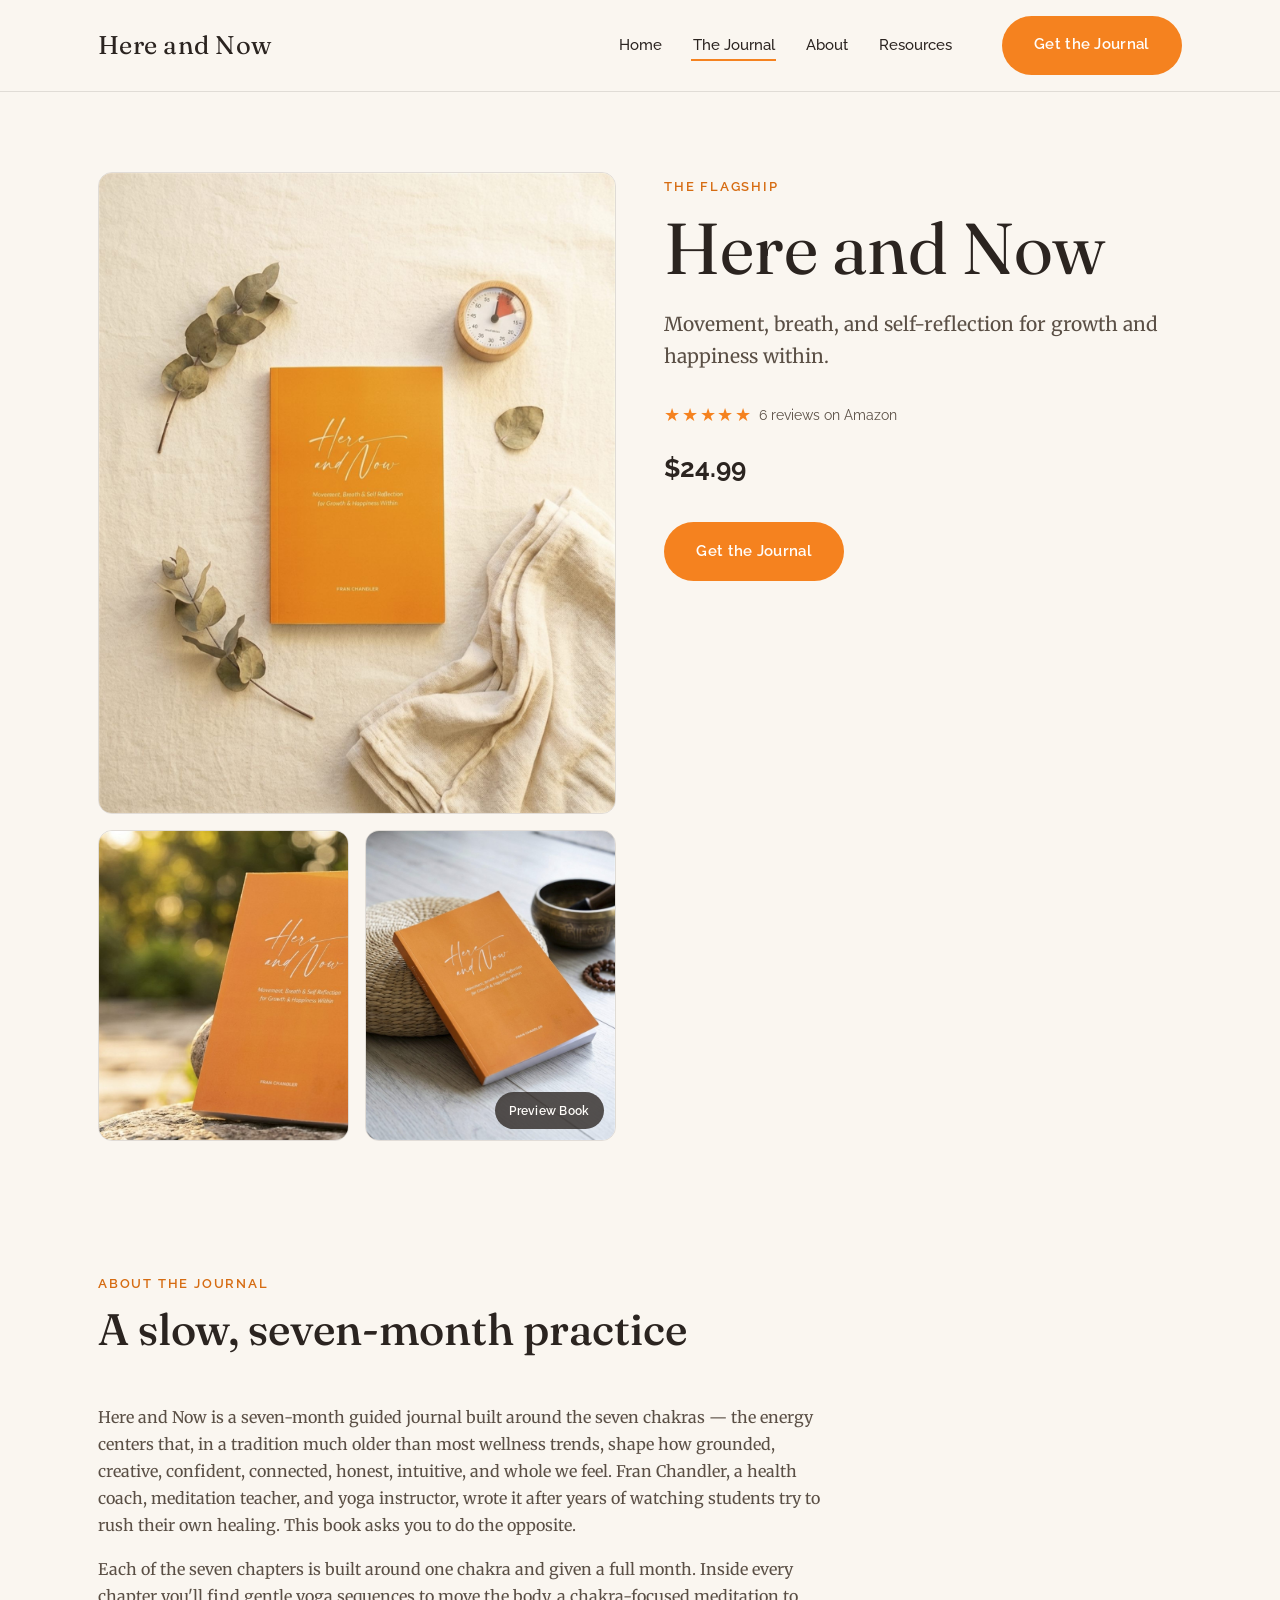
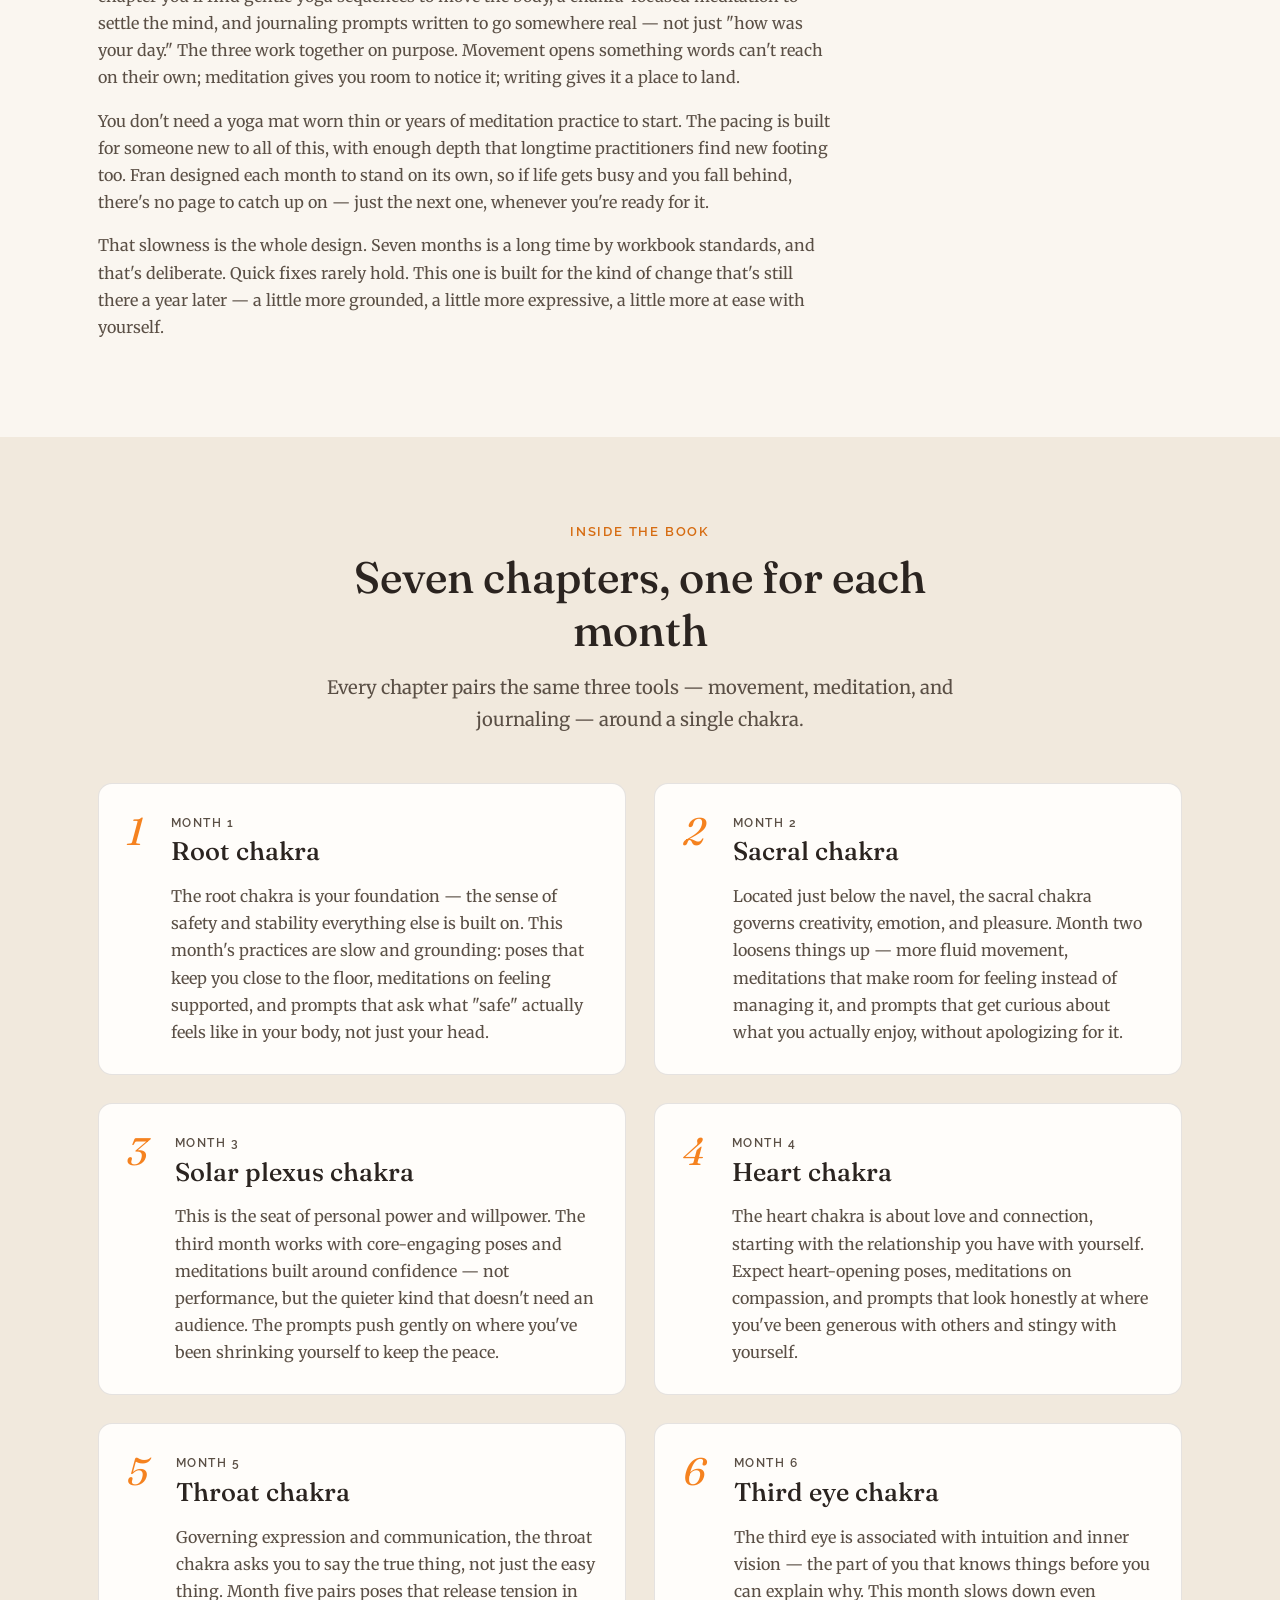
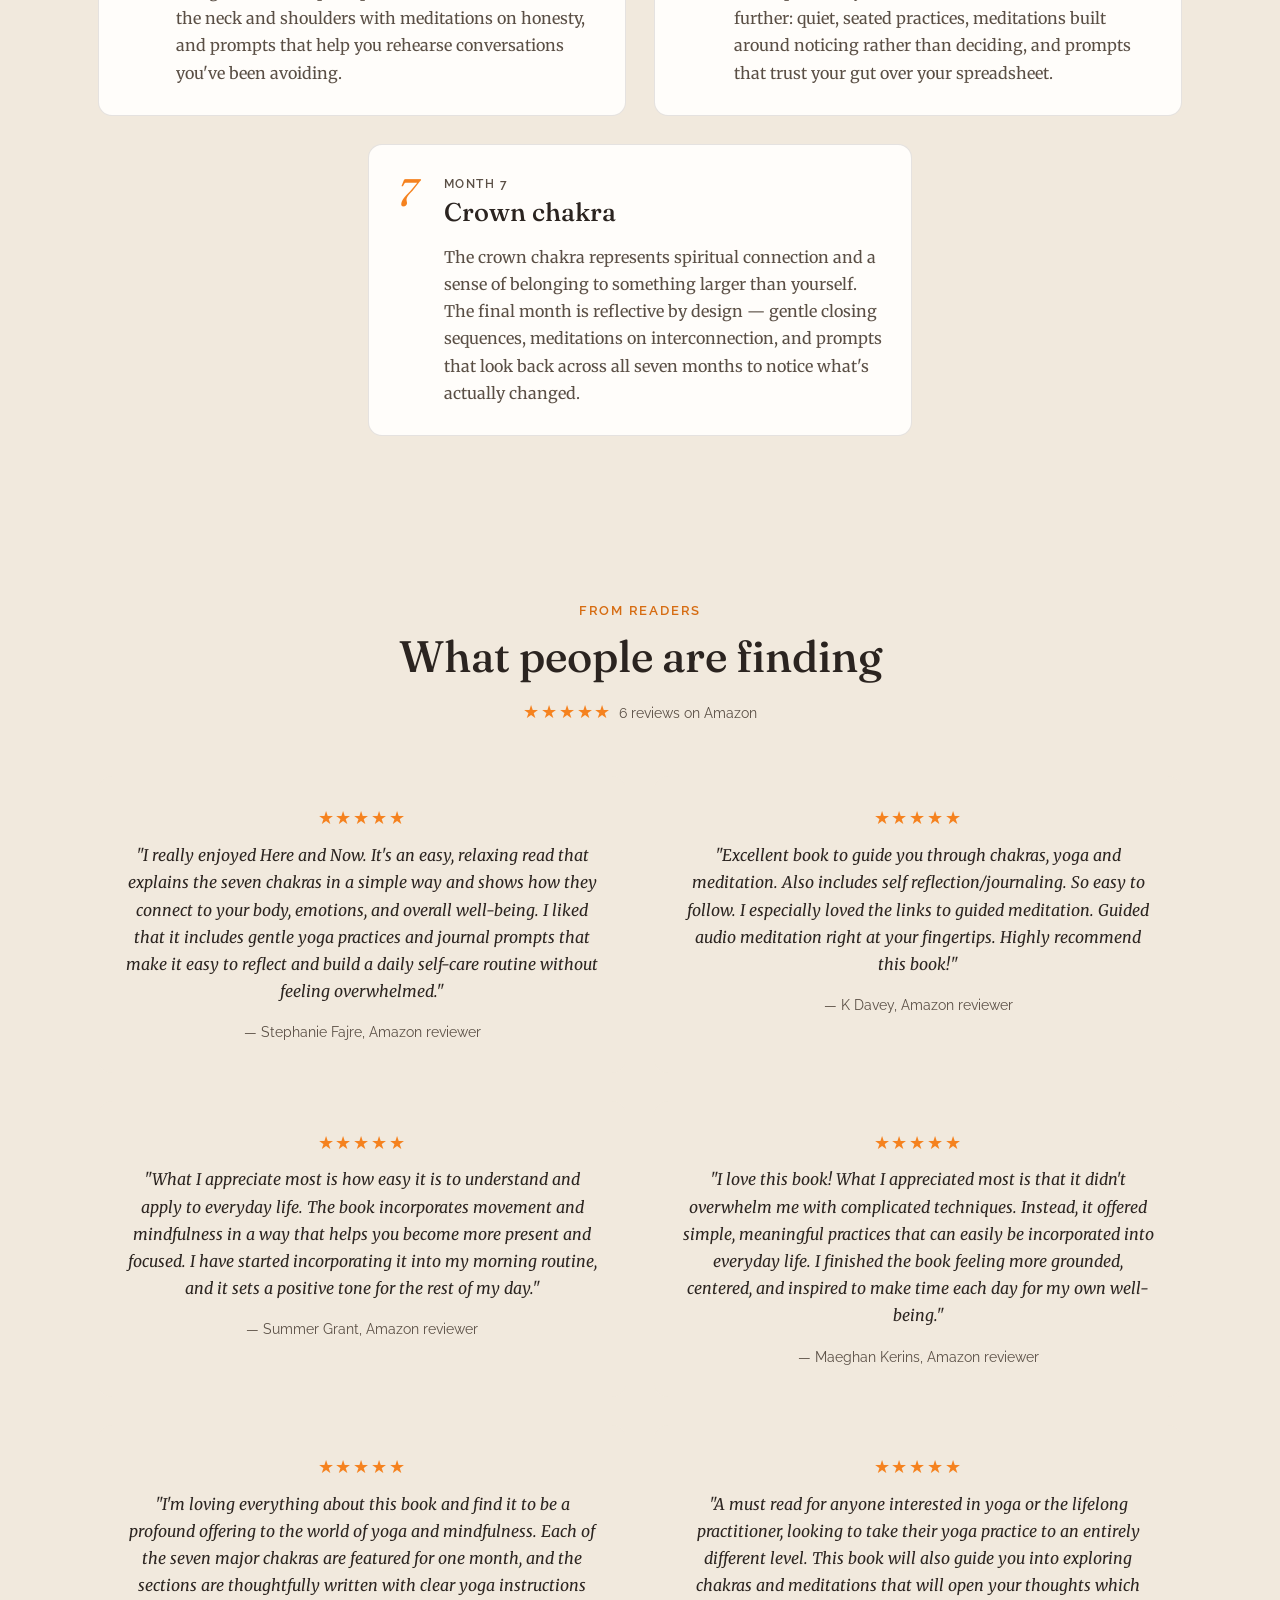
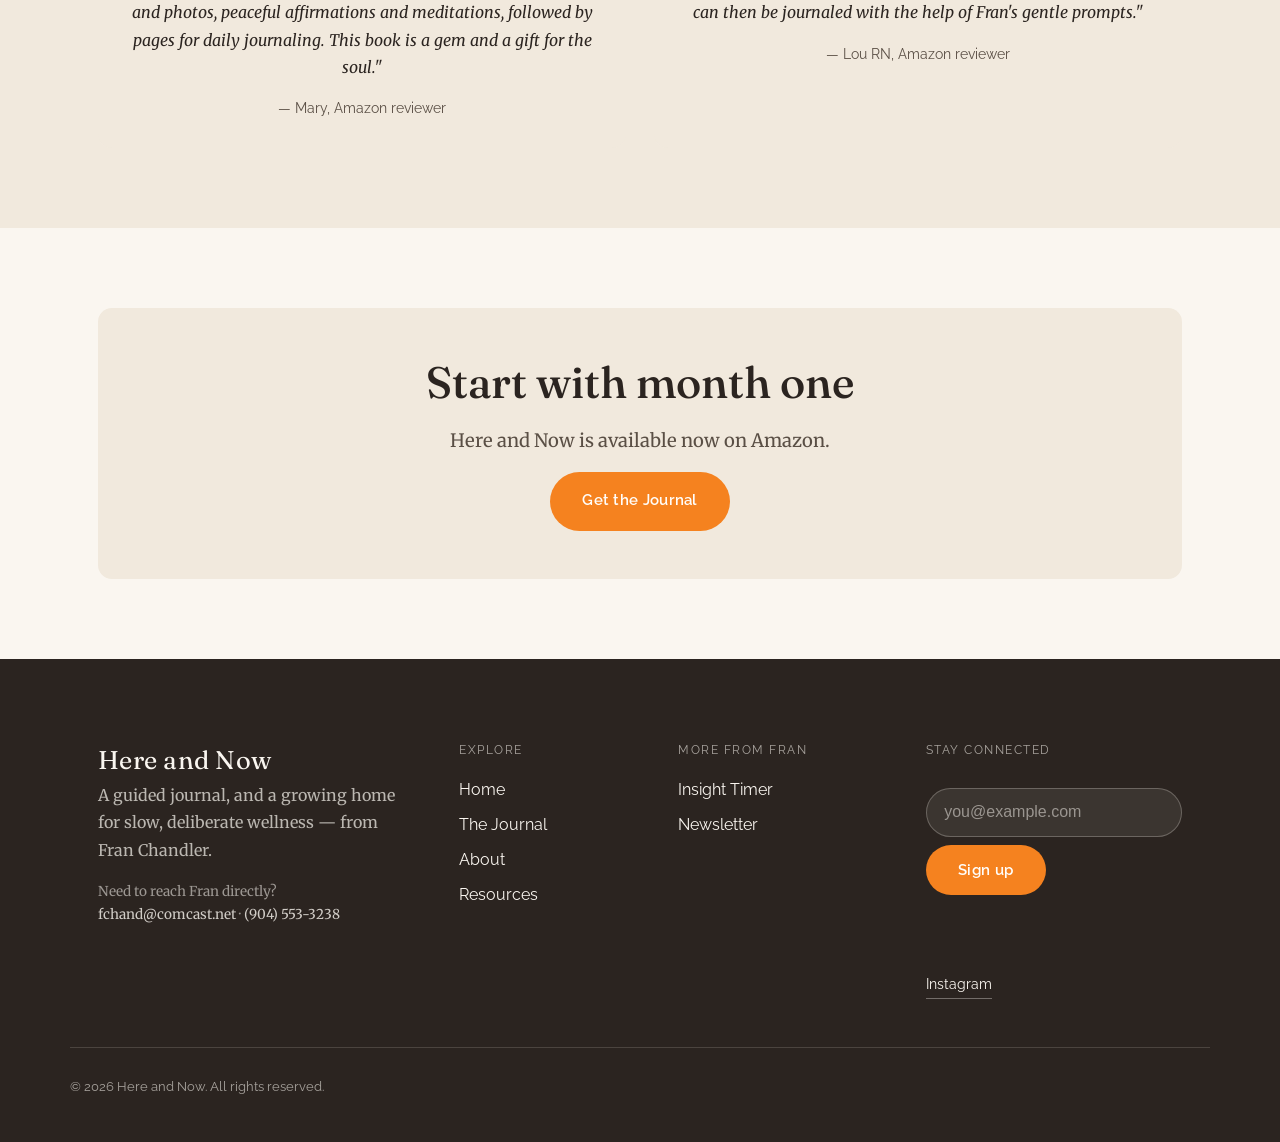
<file: journal.html>
<!DOCTYPE html>
<html lang="en">
<head>
  <meta charset="UTF-8" />
  <meta name="viewport" content="width=device-width, initial-scale=1.0" />
  <title>The Journal — Here and Now</title>
  <meta name="description" content="A seven-month guided journal pairing gentle yoga, chakra-focused meditation, and journaling prompts. By Fran Chandler. 304 pages, $24.99." />
  <link rel="canonical" href="https://here-and-now.davischandler46.workers.dev/journal" />

  <link rel="icon" type="image/svg+xml" href="images/favicon.svg" />
  <link rel="alternate icon" href="images/favicon.svg" />
  <meta name="theme-color" content="#FAF6F0" />

  <meta property="og:type" content="book" />
  <meta property="og:site_name" content="Here and Now" />
  <meta property="og:title" content="The Journal — Here and Now" />
  <meta property="og:description" content="A seven-month guided journal pairing gentle yoga, chakra-focused meditation, and journaling prompts. By Fran Chandler. 304 pages, $24.99." />
  <meta property="og:url" content="https://here-and-now.davischandler46.workers.dev/journal" />
  <meta property="og:image" content="https://here-and-now.davischandler46.workers.dev/images/book/book-nightstand.jpg" />
  <meta name="twitter:card" content="summary_large_image" />
  <meta name="twitter:title" content="The Journal — Here and Now" />
  <meta name="twitter:description" content="A seven-month guided journal pairing gentle yoga, chakra-focused meditation, and journaling prompts. By Fran Chandler. 304 pages, $24.99." />
  <meta name="twitter:image" content="https://here-and-now.davischandler46.workers.dev/images/book/book-nightstand.jpg" />

  <link rel="preconnect" href="https://fonts.googleapis.com" />
  <link rel="preconnect" href="https://fonts.gstatic.com" crossorigin />
  <link href="https://fonts.googleapis.com/css2?family=Fraunces:ital,opsz,wght@0,9..144,300;0,9..144,500;1,9..144,400;1,9..144,600&family=Merriweather:ital,wght@0,300;0,400;0,700;1,400&family=Raleway:wght@400;500;600;700&display=swap" rel="stylesheet" />

  <link rel="stylesheet" href="css/style.css" />

  <script type="application/ld+json">
  {
    "@context": "https://schema.org",
    "@type": "Book",
    "name": "Here and Now: Movement, Breath, and Self-Reflection for Growth and Happiness Within",
    "author": {
      "@type": "Person",
      "name": "Fran Chandler"
    },
    "numberOfPages": "304",
    "datePublished": "2026-05-14",
    "image": "https://here-and-now.davischandler46.workers.dev/images/book/book-nightstand.jpg",
    "offers": {
      "@type": "Offer",
      "price": "24.99",
      "priceCurrency": "USD",
      "availability": "https://schema.org/InStock",
      "url": "https://www.amazon.com/dp/B0H22KL5VK"
    },
    "aggregateRating": {
      "@type": "AggregateRating",
      "ratingValue": "5",
      "reviewCount": "6"
    }
  }
  </script>
</head>
<body>

  <a class="skip-link" href="#main">Skip to content</a>

  <!-- ============ HEADER / NAV ============ -->
  <header class="site-header">
    <div class="container header-inner">
      <a href="index.html" class="logo">Here and Now</a>

      <nav class="site-nav" id="site-nav" aria-label="Primary">
        <ul class="nav-links">
          <li><a href="index.html">Home</a></li>
          <li><a href="journal.html" aria-current="page">The Journal</a></li>
          <li><a href="about.html">About</a></li>
          <li><a href="additional.html">Resources</a></li>
        </ul>
        <a href="https://www.amazon.com/dp/B0H22KL5VK" class="btn btn-accent nav-cta" target="_blank" rel="noopener noreferrer">Get the Journal</a>
      </nav>

      <button class="nav-toggle" id="nav-toggle" aria-expanded="false" aria-controls="site-nav" aria-label="Toggle menu">
        <span></span><span></span><span></span>
      </button>
    </div>
  </header>

  <main id="main">

    <!-- ============ PRODUCT HERO ============ -->
    <section class="hero">
      <div class="container journal-hero">
        <div class="journal-gallery">
          <div class="photo-frame tall journal-gallery-main">
            <img class="photo" src="images/book/book-flatlay-eucalyptus.jpg" alt="Here and Now styled on linen with dried eucalyptus and a small wooden timer" loading="lazy" width="1289" height="1600" />
          </div>
          <div class="photo-frame">
            <img class="photo" src="images/book/book-garden-path.jpg" alt="Here and Now propped on a stone along a garden path at golden hour" loading="lazy" width="1600" height="893" />
          </div>
          <div class="photo-frame journal-gallery-more">
            <img class="photo" src="images/book/book-meditation-corner.jpg" alt="Here and Now leaning against a woven pouf beside a singing bowl and mala beads" loading="lazy" width="1289" height="1600" />
            <a class="gallery-more-btn" href="https://read.amazon.com/sample/B0H22KL5VK?clientId=share" target="_blank" rel="noopener noreferrer">Preview Book</a>
          </div>
        </div>
        <div class="journal-copy">
          <p class="eyebrow">The flagship</p>
          <h1>Here and Now</h1>
          <p class="hero-subhead">Movement, breath, and self-reflection for growth and happiness within.</p>
          <div class="rating-row">
            <span class="stars" aria-hidden="true">★★★★★</span>
            <span class="review-count">6 reviews on Amazon</span>
          </div>
          <p class="product-price">$24.99</p>
          <a href="https://www.amazon.com/dp/B0H22KL5VK" class="btn btn-accent" target="_blank" rel="noopener noreferrer">Get the Journal</a>
        </div>
      </div>
    </section>

    <!-- ============ FULL DESCRIPTION ============ -->
    <section class="section reveal">
      <div class="container">
        <div class="section-head">
          <p class="eyebrow">About the journal</p>
          <h2>A slow, seven-month practice</h2>
        </div>
        <div class="product-description" style="max-width: 46rem;">
          <p>Here and Now is a seven-month guided journal built around the seven chakras — the energy centers that, in a tradition much older than most wellness trends, shape how grounded, creative, confident, connected, honest, intuitive, and whole we feel. Fran Chandler, a health coach, meditation teacher, and yoga instructor, wrote it after years of watching students try to rush their own healing. This book asks you to do the opposite.</p>
          <p>Each of the seven chapters is built around one chakra and given a full month. Inside every chapter you'll find gentle yoga sequences to move the body, a chakra-focused meditation to settle the mind, and journaling prompts written to go somewhere real — not just "how was your day." The three work together on purpose. Movement opens something words can't reach on their own; meditation gives you room to notice it; writing gives it a place to land.</p>
          <p>You don't need a yoga mat worn thin or years of meditation practice to start. The pacing is built for someone new to all of this, with enough depth that longtime practitioners find new footing too. Fran designed each month to stand on its own, so if life gets busy and you fall behind, there's no page to catch up on — just the next one, whenever you're ready for it.</p>
          <p>That slowness is the whole design. Seven months is a long time by workbook standards, and that's deliberate. Quick fixes rarely hold. This one is built for the kind of change that's still there a year later — a little more grounded, a little more expressive, a little more at ease with yourself.</p>
        </div>
      </div>
    </section>

    <!-- ============ FULL CHAKRA BREAKDOWN ============ -->
    <section class="section section-alt reveal">
      <div class="container">
        <div class="section-head center">
          <p class="eyebrow">Inside the book</p>
          <h2>Seven chapters, one for each month</h2>
          <p class="section-lede">Every chapter pairs the same three tools — movement, meditation, and journaling — around a single chakra.</p>
        </div>
        <div class="chakra-detail-list">
          <div class="chakra-detail-card">
            <span class="chakra-index" aria-hidden="true">1</span>
            <div>
              <p class="method-month">Month 1</p>
              <h3>Root chakra</h3>
              <p>The root chakra is your foundation — the sense of safety and stability everything else is built on. This month's practices are slow and grounding: poses that keep you close to the floor, meditations on feeling supported, and prompts that ask what "safe" actually feels like in your body, not just your head.</p>
            </div>
          </div>
          <div class="chakra-detail-card">
            <span class="chakra-index" aria-hidden="true">2</span>
            <div>
              <p class="method-month">Month 2</p>
              <h3>Sacral chakra</h3>
              <p>Located just below the navel, the sacral chakra governs creativity, emotion, and pleasure. Month two loosens things up — more fluid movement, meditations that make room for feeling instead of managing it, and prompts that get curious about what you actually enjoy, without apologizing for it.</p>
            </div>
          </div>
          <div class="chakra-detail-card">
            <span class="chakra-index" aria-hidden="true">3</span>
            <div>
              <p class="method-month">Month 3</p>
              <h3>Solar plexus chakra</h3>
              <p>This is the seat of personal power and willpower. The third month works with core-engaging poses and meditations built around confidence — not performance, but the quieter kind that doesn't need an audience. The prompts push gently on where you've been shrinking yourself to keep the peace.</p>
            </div>
          </div>
          <div class="chakra-detail-card">
            <span class="chakra-index" aria-hidden="true">4</span>
            <div>
              <p class="method-month">Month 4</p>
              <h3>Heart chakra</h3>
              <p>The heart chakra is about love and connection, starting with the relationship you have with yourself. Expect heart-opening poses, meditations on compassion, and prompts that look honestly at where you've been generous with others and stingy with yourself.</p>
            </div>
          </div>
          <div class="chakra-detail-card">
            <span class="chakra-index" aria-hidden="true">5</span>
            <div>
              <p class="method-month">Month 5</p>
              <h3>Throat chakra</h3>
              <p>Governing expression and communication, the throat chakra asks you to say the true thing, not just the easy thing. Month five pairs poses that release tension in the neck and shoulders with meditations on honesty, and prompts that help you rehearse conversations you've been avoiding.</p>
            </div>
          </div>
          <div class="chakra-detail-card">
            <span class="chakra-index" aria-hidden="true">6</span>
            <div>
              <p class="method-month">Month 6</p>
              <h3>Third eye chakra</h3>
              <p>The third eye is associated with intuition and inner vision — the part of you that knows things before you can explain why. This month slows down even further: quiet, seated practices, meditations built around noticing rather than deciding, and prompts that trust your gut over your spreadsheet.</p>
            </div>
          </div>
          <div class="chakra-detail-card">
            <span class="chakra-index" aria-hidden="true">7</span>
            <div>
              <p class="method-month">Month 7</p>
              <h3>Crown chakra</h3>
              <p>The crown chakra represents spiritual connection and a sense of belonging to something larger than yourself. The final month is reflective by design — gentle closing sequences, meditations on interconnection, and prompts that look back across all seven months to notice what's actually changed.</p>
            </div>
          </div>
        </div>
      </div>
    </section>

    <!-- ============ REVIEWS ============ -->
    <section class="section section-alt reveal">
      <div class="container">
        <div class="section-head center">
          <p class="eyebrow">From readers</p>
          <h2>What people are finding</h2>
          <div class="rating-row" style="justify-content:center;">
            <span class="stars" aria-hidden="true">★★★★★</span>
            <span class="review-count">6 reviews on Amazon</span>
          </div>
        </div>
        <div class="testimonial-grid">
          <div class="testimonial-card">
            <span class="stars" aria-hidden="true">★★★★★</span>
            <blockquote>"I really enjoyed Here and Now. It's an easy, relaxing read that explains the seven chakras in a simple way and shows how they connect to your body, emotions, and overall well-being. I liked that it includes gentle yoga practices and journal prompts that make it easy to reflect and build a daily self-care routine without feeling overwhelmed."</blockquote>
            <cite>— Stephanie Fajre, Amazon reviewer</cite>
          </div>
          <div class="testimonial-card">
            <span class="stars" aria-hidden="true">★★★★★</span>
            <blockquote>"Excellent book to guide you through chakras, yoga and meditation. Also includes self reflection/journaling. So easy to follow. I especially loved the links to guided meditation. Guided audio meditation right at your fingertips. Highly recommend this book!"</blockquote>
            <cite>— K Davey, Amazon reviewer</cite>
          </div>
          <div class="testimonial-card">
            <span class="stars" aria-hidden="true">★★★★★</span>
            <blockquote>"What I appreciate most is how easy it is to understand and apply to everyday life. The book incorporates movement and mindfulness in a way that helps you become more present and focused. I have started incorporating it into my morning routine, and it sets a positive tone for the rest of my day."</blockquote>
            <cite>— Summer Grant, Amazon reviewer</cite>
          </div>
          <div class="testimonial-card">
            <span class="stars" aria-hidden="true">★★★★★</span>
            <blockquote>"I love this book! What I appreciated most is that it didn't overwhelm me with complicated techniques. Instead, it offered simple, meaningful practices that can easily be incorporated into everyday life. I finished the book feeling more grounded, centered, and inspired to make time each day for my own well-being."</blockquote>
            <cite>— Maeghan Kerins, Amazon reviewer</cite>
          </div>
          <div class="testimonial-card">
            <span class="stars" aria-hidden="true">★★★★★</span>
            <blockquote>"I'm loving everything about this book and find it to be a profound offering to the world of yoga and mindfulness. Each of the seven major chakras are featured for one month, and the sections are thoughtfully written with clear yoga instructions and photos, peaceful affirmations and meditations, followed by pages for daily journaling. This book is a gem and a gift for the soul."</blockquote>
            <cite>— Mary, Amazon reviewer</cite>
          </div>
          <div class="testimonial-card">
            <span class="stars" aria-hidden="true">★★★★★</span>
            <blockquote>"A must read for anyone interested in yoga or the lifelong practitioner, looking to take their yoga practice to an entirely different level. This book will also guide you into exploring chakras and meditations that will open your thoughts which can then be journaled with the help of Fran's gentle prompts."</blockquote>
            <cite>— Lou RN, Amazon reviewer</cite>
          </div>
        </div>
      </div>
    </section>

    <!-- ============ BOTTOM CTA ============ -->
    <section class="section reveal">
      <div class="container">
        <div class="cta-band">
          <h2>Start with month one</h2>
          <p class="section-lede" style="margin-left:auto;margin-right:auto;">Here and Now is available now on Amazon.</p>
          <a href="https://www.amazon.com/dp/B0H22KL5VK" class="btn btn-accent" target="_blank" rel="noopener noreferrer">Get the Journal</a>
        </div>
      </div>
    </section>

  </main>

  <!-- ============ FOOTER ============ -->
  <footer class="site-footer">
    <div class="container footer-inner">
      <div class="footer-brand">
        <a href="index.html" class="logo">Here and Now</a>
        <p class="footer-tagline">A guided journal, and a growing home for slow, deliberate wellness — from Fran Chandler.</p>
        <p class="footer-contact">Need to reach Fran directly? <a href="mailto:fchand@comcast.net">fchand@comcast.net</a> · <a href="tel:+19045533238">(904) 553-3238</a></p>
      </div>
      <nav class="footer-nav" aria-label="Footer">
        <p class="footer-label">Explore</p>
        <ul>
          <li><a href="index.html">Home</a></li>
          <li><a href="journal.html">The Journal</a></li>
          <li><a href="about.html">About</a></li>
          <li><a href="additional.html">Resources</a></li>
        </ul>
      </nav>
      <div class="footer-more">
        <p class="footer-label">More from Fran</p>
        <ul>
          <li><a href="https://insighttimer.com/FranChandler" target="_blank" rel="noopener noreferrer">Insight Timer</a></li>
          <li><a href="additional.html">Newsletter</a></li>
        </ul>
      </div>
      <div class="footer-connect">
        <p class="footer-label">Stay connected</p>
        <form class="newsletter-form" data-newsletter-form>
          <label for="newsletter-email-footer" class="visually-hidden">Email address</label>
          <input type="email" id="newsletter-email-footer" name="email" placeholder="you@example.com" required autocomplete="email" />
          <button type="submit" class="btn btn-accent">Sign up</button>
        </form>
        <p class="newsletter-status" data-newsletter-status aria-live="polite"></p>
        <a class="footer-social" href="https://instagram.com/hereandnow.brand" target="_blank" rel="noopener noreferrer">Instagram</a>
      </div>
    </div>
    <div class="container footer-bottom">
      <p>&copy; <span data-current-year>2026</span> Here and Now. All rights reserved.</p>
    </div>
  </footer>

  <script src="js/main.js"></script>
</body>
</html>
</file>
<file: css/style.css>
/* ====================================================================
   HERE AND NOW — SHARED STYLESHEET
   Brand system locked by book designer Katie Ryder. See README for notes.
==================================================================== */

/* === COLORS ===
   Four-role palette only: cream background, warm dark text, orange accent,
   one muted supporting tone (dusty sage). Everything else below is a
   derived tint/shade of these four so the palette stays restrained. */
:root {
  --color-cream: #faf6f0;
  --color-cream-alt: #f1e9dd;
  --color-text: #2b2420;
  --color-text-soft: #5a4f45;
  --color-accent: #f5821f;
  --color-accent-dark: #d66c12;
  --color-sage: #8a9678;
  --color-sage-dark: #6f7b5e;
  --color-border: rgba(43, 36, 32, 0.12);
  --color-white: #fffdfa;

  /* === TYPOGRAPHY ===
     Modern Line — TODO: swap for actual "Modern Line" font file if/when
     Katie Ryder provides it directly — using Fraunces as closest available
     match (warm, elegant, editorial display serif with a soft italic). */
  --font-display: "Fraunces", Georgia, serif;
  --font-body: "Merriweather", Georgia, serif;
  --font-ui: "Raleway", Arial, sans-serif;

  /* === SPACING / LAYOUT === */
  --space-xs: 0.5rem;
  --space-sm: 1rem;
  --space-md: 1.75rem;
  --space-lg: 3rem;
  --space-xl: 5rem;
  --space-2xl: 7.5rem;
  --container-width: 1140px;
  --radius: 6px;
  --radius-lg: 14px;

  /* === MOTION === */
  --transition-base: 0.5s cubic-bezier(0.22, 0.61, 0.36, 1);
  --transition-fast: 0.2s ease;
}

/* === RESET / BASE === */
*,
*::before,
*::after {
  box-sizing: border-box;
}

html {
  scroll-behavior: smooth;
}

body {
  margin: 0;
  background-color: var(--color-cream);
  color: var(--color-text);
  font-family: var(--font-body);
  font-size: 1rem;
  line-height: 1.7;
  -webkit-font-smoothing: antialiased;
}

img {
  max-width: 100%;
  display: block;
}

a {
  color: inherit;
  text-decoration: none;
}

ul {
  margin: 0;
  padding: 0;
  list-style: none;
}

button {
  font-family: inherit;
  cursor: pointer;
}

input,
button {
  font-size: 1rem;
}

/* === ACCESSIBILITY UTILITIES === */
.visually-hidden {
  position: absolute;
  width: 1px;
  height: 1px;
  padding: 0;
  margin: -1px;
  overflow: hidden;
  clip: rect(0, 0, 0, 0);
  white-space: nowrap;
  border: 0;
}

.skip-link {
  position: absolute;
  left: -999px;
  top: auto;
  z-index: 1000;
  background-color: var(--color-accent);
  color: var(--color-white);
  padding: 0.8rem 1.2rem;
  border-radius: var(--radius);
  font-family: var(--font-ui);
  font-weight: 600;
}

.skip-link:focus {
  left: var(--space-md);
  top: var(--space-md);
}

/* === FOCUS STATES ===
   Visible on every interactive element; never removed without replacement. */
a:focus-visible,
button:focus-visible,
input:focus-visible,
.nav-toggle:focus-visible {
  outline: 3px solid var(--color-accent);
  outline-offset: 3px;
  border-radius: 2px;
}

/* === TYPOGRAPHY === */
h1,
h2,
h3,
h4 {
  font-family: var(--font-display);
  font-weight: 500;
  line-height: 1.2;
  margin: 0 0 var(--space-sm);
  color: var(--color-text);
}

h1 {
  font-size: clamp(2.5rem, 5vw + 1rem, 4.5rem);
  font-weight: 400;
}

h2 {
  font-size: clamp(1.9rem, 2.5vw + 1rem, 2.75rem);
}

h3 {
  font-size: clamp(1.3rem, 1vw + 1rem, 1.6rem);
}

p {
  margin: 0 0 var(--space-sm);
}

.eyebrow {
  font-family: var(--font-ui);
  font-size: 0.8rem;
  letter-spacing: 0.14em;
  text-transform: uppercase;
  color: var(--color-accent-dark);
  font-weight: 600;
  display: inline-block;
  margin-bottom: var(--space-xs);
}

.section-lede {
  font-family: var(--font-body);
  font-size: 1.15rem;
  color: var(--color-text-soft);
  max-width: 44rem;
}

/* === LAYOUT UTILITIES === */
.container {
  width: 100%;
  max-width: var(--container-width);
  margin: 0 auto;
  padding: 0 var(--space-md);
}

.section {
  padding: var(--space-xl) 0;
}

.section-alt {
  background-color: var(--color-cream-alt);
}

.section-head {
  max-width: 40rem;
  margin: 0 0 var(--space-lg);
}

.section-head.center {
  margin-left: auto;
  margin-right: auto;
  text-align: center;
}

/* Centers a block-level element (or turns an inline one block) within a
   left-aligned parent, without disturbing sibling elements' alignment. */
.center-inline {
  display: block;
  width: fit-content;
  margin-left: auto;
  margin-right: auto;
  text-align: center;
}

/* === BUTTONS === */
.btn {
  display: inline-flex;
  align-items: center;
  justify-content: center;
  gap: 0.5em;
  font-family: var(--font-ui);
  font-weight: 600;
  font-size: 0.95rem;
  letter-spacing: 0.02em;
  padding: 0.9rem 1.9rem;
  border-radius: 999px;
  border: 2px solid transparent;
  transition: background-color var(--transition-fast), color var(--transition-fast), border-color var(--transition-fast), transform var(--transition-fast);
}

.btn-accent {
  background-color: var(--color-accent);
  color: var(--color-white);
}

.btn-accent:hover {
  background-color: var(--color-accent-dark);
  transform: translateY(-1px);
}

.btn-outline {
  background-color: transparent;
  color: var(--color-text);
  border-color: var(--color-border);
}

.btn-outline:hover {
  border-color: var(--color-text);
}

.btn-block {
  width: 100%;
}

/* === IMAGE PLACEHOLDERS ===
   Soft-colored blocks in brand palette, sized to comfortably hold either a
   literal product shot or the brand's abstract AI-generated imagery later. */
.img-placeholder {
  background: linear-gradient(155deg, var(--color-cream-alt) 0%, #ecd9c2 45%, #e7c9a3 100%);
  border: 1px solid var(--color-border);
  border-radius: var(--radius-lg);
  display: flex;
  align-items: center;
  justify-content: center;
  color: var(--color-text-soft);
  font-family: var(--font-ui);
  font-size: 0.8rem;
  letter-spacing: 0.06em;
  text-align: center;
  padding: var(--space-md);
  min-height: 260px;
  width: 100%;
}

.img-placeholder.tall,
.photo-frame.tall {
  min-height: 420px;
}

.img-placeholder.square,
.photo-frame.square {
  aspect-ratio: 1 / 1;
  min-height: 0;
}

.img-placeholder.small,
.photo-frame.small {
  min-height: 180px;
}

/* === PHOTOS ===
   Real product photography lives in images/book/. about.html and
   additional.html still use Pexels filler pending real assets for those. */
.photo-frame {
  border-radius: var(--radius-lg);
  border: 1px solid var(--color-border);
  overflow: hidden;
  min-height: 260px;
}

.photo-frame img {
  width: 100%;
  height: 100%;
  object-fit: cover;
  display: block;
}

/* === HEADER / NAV === */
.site-header {
  position: sticky;
  top: 0;
  z-index: 100;
  background-color: rgba(250, 246, 240, 0.92);
  backdrop-filter: blur(6px);
  border-bottom: 1px solid var(--color-border);
}

.header-inner {
  display: flex;
  align-items: center;
  justify-content: space-between;
  padding-top: var(--space-sm);
  padding-bottom: var(--space-sm);
}

.logo {
  font-family: var(--font-display);
  font-size: 1.6rem;
  color: var(--color-text);
  letter-spacing: 0.01em;
}

.site-nav {
  display: flex;
  align-items: center;
  gap: var(--space-lg);
}

.nav-links {
  display: flex;
  align-items: center;
  gap: var(--space-md);
  font-family: var(--font-ui);
  font-size: 0.95rem;
  font-weight: 500;
}

.nav-links a {
  padding: 0.35rem 0.1rem;
  border-bottom: 2px solid transparent;
  transition: border-color var(--transition-fast), color var(--transition-fast);
}

.nav-links a:hover,
.nav-links a[aria-current="page"] {
  border-bottom-color: var(--color-accent);
}

.nav-toggle {
  display: none;
  flex-direction: column;
  justify-content: center;
  gap: 5px;
  width: 42px;
  height: 42px;
  background: transparent;
  border: 1px solid var(--color-border);
  border-radius: 50%;
  padding: 0;
}

.nav-toggle span {
  display: block;
  width: 18px;
  height: 2px;
  margin: 0 auto;
  background-color: var(--color-text);
  transition: transform var(--transition-fast), opacity var(--transition-fast);
}

.nav-toggle[aria-expanded="true"] span:nth-child(1) {
  transform: translateY(7px) rotate(45deg);
}

.nav-toggle[aria-expanded="true"] span:nth-child(2) {
  opacity: 0;
}

.nav-toggle[aria-expanded="true"] span:nth-child(3) {
  transform: translateY(-7px) rotate(-45deg);
}

/* === HERO === */
.hero {
  padding: var(--space-xl) 0 var(--space-lg);
}

.hero-grid {
  display: grid;
  grid-template-columns: 1fr;
  gap: var(--space-lg);
  align-items: center;
}

.hero-copy {
  max-width: 34rem;
}

.hero-title {
  font-family: var(--font-display);
  font-style: italic;
  font-weight: 400;
}

.hero-subhead {
  font-size: 1.2rem;
  color: var(--color-text-soft);
  margin-bottom: var(--space-md);
}

.hero-actions {
  display: flex;
  align-items: center;
  gap: var(--space-md);
  flex-wrap: wrap;
}

.hero-note {
  font-family: var(--font-ui);
  font-size: 0.85rem;
  color: var(--color-text-soft);
}

/* === PRICE / RATING (shared) === */
.product-price {
  font-family: var(--font-ui);
  font-size: 1.6rem;
  font-weight: 700;
  color: var(--color-text);
  margin: var(--space-sm) 0;
}

.stars {
  color: var(--color-accent);
  font-size: 1.1rem;
  letter-spacing: 0.1em;
}

.review-count {
  font-family: var(--font-ui);
  font-size: 0.85rem;
  color: var(--color-text-soft);
  margin-left: 0.4rem;
}

.rating-row {
  display: flex;
  align-items: center;
  margin-bottom: var(--space-sm);
}

/* === METHOD / WHAT'S INSIDE GRID === */
.method-grid {
  display: grid;
  grid-template-columns: 1fr;
  gap: var(--space-md);
}

.method-card {
  background-color: var(--color-white);
  border: 1px solid var(--color-border);
  border-radius: var(--radius-lg);
  padding: var(--space-md);
}

.method-month {
  font-family: var(--font-ui);
  font-size: 0.78rem;
  letter-spacing: 0.12em;
  text-transform: uppercase;
  color: var(--color-sage-dark);
  font-weight: 600;
}

.method-card .method-month,
.method-card h3 {
  text-align: center;
}

.method-card h3 {
  margin: 0.3rem 0 0.6rem;
}

.method-card p {
  color: var(--color-text-soft);
  margin-bottom: 0;
}

.method-grid .method-card:nth-child(7) {
  margin: 0 auto;
  max-width: 20rem;
}

/* === CLOSER-LOOK GALLERY CARD ===
   A single interactive photo card, auto-advancing every ~2s until
   hovered, focused, or expanded into the shared lightbox; closing the
   lightbox hands the index back so the card resumes where the visitor
   left off. See js/main.js for the behavior. The "Preview Book" badge
   overlaid on it (.gallery-more-btn) is a plain outbound link to the
   Amazon sample reader — same treatment as the journal page's badge. */
.gallery-cards {
  display: grid;
  grid-template-columns: 1fr;
  gap: var(--space-lg);
}

.gallery-cards-single {
  max-width: 30rem;
  margin-left: auto;
  margin-right: auto;
}

.gallery-card {
  border-radius: var(--radius-lg);
  transition: transform var(--transition-fast), box-shadow var(--transition-fast);
}

.gallery-card:hover,
.gallery-card:focus-within {
  transform: scale(1.035);
  box-shadow: 0 20px 45px rgba(43, 36, 32, 0.18);
  z-index: 2;
}

.gallery-card-viewport {
  position: relative;
  aspect-ratio: 4 / 5;
  border-radius: var(--radius-lg);
  overflow: hidden;
  border: 1px solid var(--color-border);
  background-color: var(--color-cream-alt);
  cursor: pointer;
}

.gallery-slide {
  position: absolute;
  inset: 0;
  opacity: 0;
  transition: opacity 0.6s ease;
}

.gallery-slide.is-active {
  opacity: 1;
}

.gallery-slide-inner {
  position: absolute;
  inset: 0;
}

.gallery-slide-inner img {
  width: 100%;
  height: 100%;
  object-fit: cover;
  display: block;
}

.gallery-arrow {
  position: absolute;
  top: 50%;
  transform: translateY(-50%);
  width: 2.4rem;
  height: 2.4rem;
  border-radius: 50%;
  border: none;
  background-color: rgba(255, 253, 250, 0.85);
  color: var(--color-text);
  font-size: 1.4rem;
  line-height: 1;
  display: flex;
  align-items: center;
  justify-content: center;
  opacity: 0;
  transition: opacity var(--transition-fast), background-color var(--transition-fast);
}

.gallery-card-viewport:hover .gallery-arrow,
.gallery-arrow:focus-visible {
  opacity: 1;
}

.gallery-arrow[hidden] {
  display: none;
}

.gallery-arrow-prev {
  left: 0.6rem;
}

.gallery-arrow-next {
  right: 0.6rem;
}

.gallery-arrow:hover {
  background-color: var(--color-white);
}

.gallery-card-title {
  text-align: center;
  margin-top: var(--space-sm);
  margin-bottom: 0;
  font-family: var(--font-ui);
  font-weight: 600;
}

/* === SHARED FULLSCREEN LIGHTBOX === */
.gallery-lightbox {
  position: fixed;
  inset: 0;
  z-index: 1000;
  background-color: rgba(20, 16, 14, 0.92);
  display: flex;
  align-items: center;
  justify-content: center;
}

.gallery-lightbox[hidden] {
  display: none;
}

.gallery-lightbox-stage {
  position: relative;
  width: min(90vw, 900px);
  height: min(85vh, 900px);
  border-radius: var(--radius-lg);
  overflow: hidden;
  background-color: var(--color-text);
}

.gallery-lightbox-stage .gallery-slide-inner {
  position: absolute;
  inset: 0;
  opacity: 1;
}

.gallery-lightbox-back {
  position: absolute;
  top: var(--space-md);
  left: var(--space-md);
  display: inline-flex;
  align-items: center;
  gap: 0.4rem;
  background-color: rgba(250, 246, 240, 0.92);
  color: var(--color-text);
  font-family: var(--font-ui);
  font-weight: 600;
  font-size: 0.9rem;
  border: none;
  border-radius: 999px;
  padding: 0.6rem 1.1rem;
  z-index: 1;
}

.gallery-lightbox-back:hover {
  background-color: var(--color-white);
}

.gallery-lightbox .gallery-arrow {
  opacity: 1;
  background-color: rgba(250, 246, 240, 0.85);
}

body.lightbox-open {
  overflow: hidden;
}

/* === JOURNAL "PREVIEW BOOK" BADGE === */
.journal-gallery-more {
  position: relative;
}

.gallery-more-btn {
  display: inline-flex;
  align-items: center;
  position: absolute;
  bottom: 0.7rem;
  right: 0.7rem;
  background-color: rgba(43, 36, 32, 0.78);
  color: var(--color-white);
  font-family: var(--font-ui);
  font-size: 0.78rem;
  font-weight: 600;
  letter-spacing: 0.02em;
  padding: 0.5rem 0.9rem;
  border-radius: 999px;
  border: none;
  transition: background-color var(--transition-fast), transform var(--transition-fast);
}

.gallery-more-btn:hover {
  background-color: rgba(43, 36, 32, 0.94);
  transform: translateY(-1px);
}

/* === TESTIMONIALS === */
.testimonial-grid {
  display: grid;
  grid-template-columns: 1fr;
  gap: var(--space-md);
}

.testimonial-card {
  background-color: var(--color-cream-alt);
  border-radius: var(--radius-lg);
  padding: var(--space-md);
  text-align: center;
}

.testimonial-card .stars {
  display: block;
}

.testimonial-card blockquote {
  margin: var(--space-xs) 0 0;
  font-style: italic;
  color: var(--color-text);
}

.testimonial-card cite {
  display: block;
  margin-top: var(--space-sm);
  font-family: var(--font-ui);
  font-style: normal;
  font-size: 0.85rem;
  color: var(--color-text-soft);
}

/* === ABOUT TEASER === */
.about-teaser {
  display: grid;
  grid-template-columns: 1fr;
  gap: var(--space-lg);
  align-items: center;
}

/* === NEWSLETTER === */
.newsletter {
  text-align: center;
}

.newsletter-full {
  width: 100%;
  background-color: var(--color-cream-alt);
  padding: var(--space-2xl) var(--space-md);
}

.newsletter-inner {
  max-width: 60rem;
  margin: 0 auto;
}

.newsletter-full h2 {
  font-size: clamp(2rem, 3vw + 1rem, 3.2rem);
}

.newsletter-full .newsletter-form {
  max-width: 36rem;
  margin-top: var(--space-lg);
}

.newsletter-full .newsletter-form input[type="email"] {
  padding: 1.1rem 1.3rem;
  font-size: 1.05rem;
}

.newsletter-full .newsletter-form button {
  padding: 1.1rem 2.3rem;
  font-size: 1.05rem;
}

.newsletter-form {
  display: flex;
  flex-wrap: wrap;
  justify-content: center;
  gap: var(--space-xs);
  margin-top: var(--space-md);
  max-width: 28rem;
  margin-left: auto;
  margin-right: auto;
}

.newsletter-form input[type="email"] {
  flex: 1 1 14rem;
  padding: 0.9rem 1.1rem;
  border: 1px solid var(--color-border);
  border-radius: 999px;
  background-color: var(--color-white);
  color: var(--color-text);
}

.newsletter-form label {
  font-family: var(--font-ui);
  font-size: 0.8rem;
  display: block;
  margin-bottom: var(--space-xs);
  text-align: left;
}

.newsletter-status {
  font-family: var(--font-ui);
  font-size: 0.85rem;
  color: var(--color-sage-dark);
  margin-top: var(--space-sm);
  min-height: 1.2em;
}

/* === FOOTER === */
.site-footer {
  background-color: var(--color-text);
  color: var(--color-cream);
  padding-top: var(--space-xl);
}

.site-footer .logo {
  color: var(--color-cream);
}

.footer-inner {
  display: grid;
  grid-template-columns: 1fr;
  gap: var(--space-lg);
  padding-bottom: var(--space-lg);
  border-bottom: 1px solid rgba(250, 246, 240, 0.15);
}

.footer-tagline {
  color: rgba(250, 246, 240, 0.7);
  max-width: 22rem;
}

.footer-contact {
  margin-top: var(--space-sm);
  font-size: 0.85rem;
  color: rgba(250, 246, 240, 0.55);
  max-width: 22rem;
}

.footer-contact a {
  color: rgba(250, 246, 240, 0.8);
}

.footer-contact a:hover {
  color: var(--color-cream);
}

.footer-nav ul,
.footer-more ul {
  display: flex;
  flex-direction: column;
  gap: var(--space-xs);
  font-family: var(--font-ui);
}

.footer-more .coming-soon {
  color: rgba(250, 246, 240, 0.45);
  font-size: 0.8rem;
}

.footer-label {
  font-family: var(--font-ui);
  font-size: 0.78rem;
  letter-spacing: 0.12em;
  text-transform: uppercase;
  color: rgba(250, 246, 240, 0.6);
  margin-bottom: var(--space-sm);
}

.footer-connect .newsletter-form {
  justify-content: flex-start;
  margin-left: 0;
  margin-right: 0;
}

.footer-connect .newsletter-form input[type="email"] {
  background-color: rgba(250, 246, 240, 0.08);
  border-color: rgba(250, 246, 240, 0.25);
  color: var(--color-cream);
}

.footer-connect .newsletter-form input[type="email"]::placeholder {
  color: rgba(250, 246, 240, 0.5);
}

.footer-social {
  display: inline-flex;
  align-items: center;
  gap: 0.4rem;
  margin-top: var(--space-md);
  font-family: var(--font-ui);
  font-size: 0.9rem;
  border-bottom: 1px solid rgba(250, 246, 240, 0.35);
  padding-bottom: 2px;
}

.footer-bottom {
  padding: var(--space-md) 0;
  font-family: var(--font-ui);
  font-size: 0.8rem;
  color: rgba(250, 246, 240, 0.6);
}

/* === SCROLL REVEAL ===
   Gentle fade/slide-up only — never bouncy. Triggered via IntersectionObserver
   in js/main.js by adding .is-visible. */
.reveal {
  opacity: 0;
  transform: translateY(24px);
  transition: opacity var(--transition-base), transform var(--transition-base);
}

.reveal.is-visible {
  opacity: 1;
  transform: translateY(0);
}

@media (prefers-reduced-motion: reduce) {
  html {
    scroll-behavior: auto;
  }

  .reveal {
    opacity: 1;
    transform: none;
    transition: none;
  }
}

/* === PAGE HEADER (interior pages) === */
.page-header {
  padding: var(--space-xl) 0 var(--space-lg);
  text-align: center;
}

.page-header .section-lede {
  margin-left: auto;
  margin-right: auto;
}

/* === JOURNAL PAGE === */
.journal-hero {
  display: grid;
  grid-template-columns: 1fr;
  gap: var(--space-lg);
  align-items: start;
}

.journal-gallery {
  display: grid;
  grid-template-columns: 1fr;
  gap: var(--space-sm);
}

.journal-gallery-main {
  grid-column: 1 / -1;
}

.journal-copy .btn {
  margin-top: var(--space-sm);
}

.product-description p {
  color: var(--color-text-soft);
}

.chakra-detail-list {
  display: grid;
  grid-template-columns: 1fr;
  gap: var(--space-md);
}

.chakra-detail-card {
  display: grid;
  grid-template-columns: auto 1fr;
  gap: var(--space-md);
  align-items: start;
  background-color: var(--color-white);
  border: 1px solid var(--color-border);
  border-radius: var(--radius-lg);
  padding: var(--space-md);
}

.chakra-index {
  font-family: var(--font-display);
  font-style: italic;
  font-size: 2.4rem;
  color: var(--color-accent);
  line-height: 1;
}

.chakra-detail-card .method-month {
  margin-bottom: 0.2rem;
}

.chakra-detail-card p {
  color: var(--color-text-soft);
  margin-bottom: 0;
}

.cta-band {
  text-align: center;
  background-color: var(--color-cream-alt);
  border-radius: var(--radius-lg);
  padding: var(--space-lg) var(--space-md);
}

/* === ABOUT PAGE === */
.about-hero {
  display: grid;
  grid-template-columns: 1fr;
  gap: var(--space-lg);
  align-items: center;
}

.bio-copy p {
  color: var(--color-text-soft);
}

.pull-quote {
  font-family: var(--font-display);
  font-style: italic;
  font-weight: 400;
  font-size: clamp(1.7rem, 2.5vw + 1rem, 2.6rem);
  line-height: 1.35;
  text-align: center;
  max-width: 46rem;
  margin: 0 auto;
  color: var(--color-text);
}

.pull-quote cite {
  display: block;
  margin-top: var(--space-md);
  font-family: var(--font-ui);
  font-style: normal;
  font-size: 0.85rem;
  letter-spacing: 0.08em;
  text-transform: uppercase;
  color: var(--color-text-soft);
}

.philosophy-list {
  display: grid;
  grid-template-columns: 1fr;
  gap: var(--space-md);
}

.philosophy-item h3 {
  color: var(--color-accent-dark);
}

.philosophy-item p {
  color: var(--color-text-soft);
}

/* === ADDITIONAL PAGE === */
.offer-grid {
  display: grid;
  grid-template-columns: 1fr;
  gap: var(--space-lg);
}

.offer-card .photo-frame {
  margin-bottom: var(--space-sm);
}

.offer-card h3 {
  margin-bottom: 0.3rem;
}

.offer-card p {
  color: var(--color-text-soft);
}

.offer-status {
  display: inline-block;
  font-family: var(--font-ui);
  font-size: 0.72rem;
  font-weight: 600;
  letter-spacing: 0.1em;
  text-transform: uppercase;
  color: var(--color-sage-dark);
  background-color: var(--color-cream-alt);
  border-radius: 999px;
  padding: 0.3rem 0.8rem;
  margin-bottom: var(--space-xs);
}

.offer-card .newsletter-form {
  justify-content: flex-start;
  margin-left: 0;
}

.read-more {
  font-family: var(--font-ui);
  font-weight: 600;
  font-size: 0.9rem;
  border-bottom: 2px solid var(--color-accent);
  padding-bottom: 1px;
}

/* === RESPONSIVE === */
@media (min-width: 640px) {
  .method-grid {
    grid-template-columns: repeat(2, 1fr);
  }

  .method-grid .method-card:nth-child(7) {
    grid-column: 1 / -1;
  }

  .testimonial-grid {
    grid-template-columns: repeat(2, 1fr);
  }

  .journal-gallery {
    grid-template-columns: repeat(2, 1fr);
  }

  .gallery-cards {
    grid-template-columns: repeat(2, 1fr);
  }

  .gallery-cards-single {
    grid-template-columns: 1fr;
  }

  .philosophy-list {
    grid-template-columns: repeat(3, 1fr);
  }
}

@media (min-width: 768px) {
  .nav-toggle {
    display: none;
  }

  .hero-grid,
  .about-teaser,
  .journal-hero,
  .about-hero {
    grid-template-columns: 1fr 1fr;
  }

  .footer-inner {
    grid-template-columns: 1.1fr 0.6fr 0.7fr 0.9fr;
  }

  .offer-grid {
    grid-template-columns: repeat(2, 1fr);
  }
}

@media (min-width: 900px) {
  .method-grid {
    grid-template-columns: repeat(3, 1fr);
  }

  .chakra-detail-list {
    grid-template-columns: repeat(2, 1fr);
  }

  .chakra-detail-list .chakra-detail-card:nth-child(7) {
    grid-column: 1 / -1;
    max-width: 34rem;
    margin: 0 auto;
  }
}

@media (max-width: 767px) {
  .site-nav {
    position: fixed;
    inset: 0 0 0 auto;
    width: min(84vw, 360px);
    height: 100vh;
    background-color: var(--color-cream);
    flex-direction: column;
    align-items: flex-start;
    justify-content: center;
    gap: var(--space-lg);
    padding: var(--space-xl) var(--space-lg);
    transform: translateX(100%);
    transition: transform var(--transition-base);
    box-shadow: -8px 0 30px rgba(43, 36, 32, 0.15);
  }

  body.nav-open .site-nav {
    transform: translateX(0);
  }

  .nav-links {
    flex-direction: column;
    align-items: flex-start;
    gap: var(--space-md);
    font-size: 1.3rem;
  }

  .nav-toggle {
    display: flex;
  }

  body.nav-open {
    overflow: hidden;
  }
}
</file>
